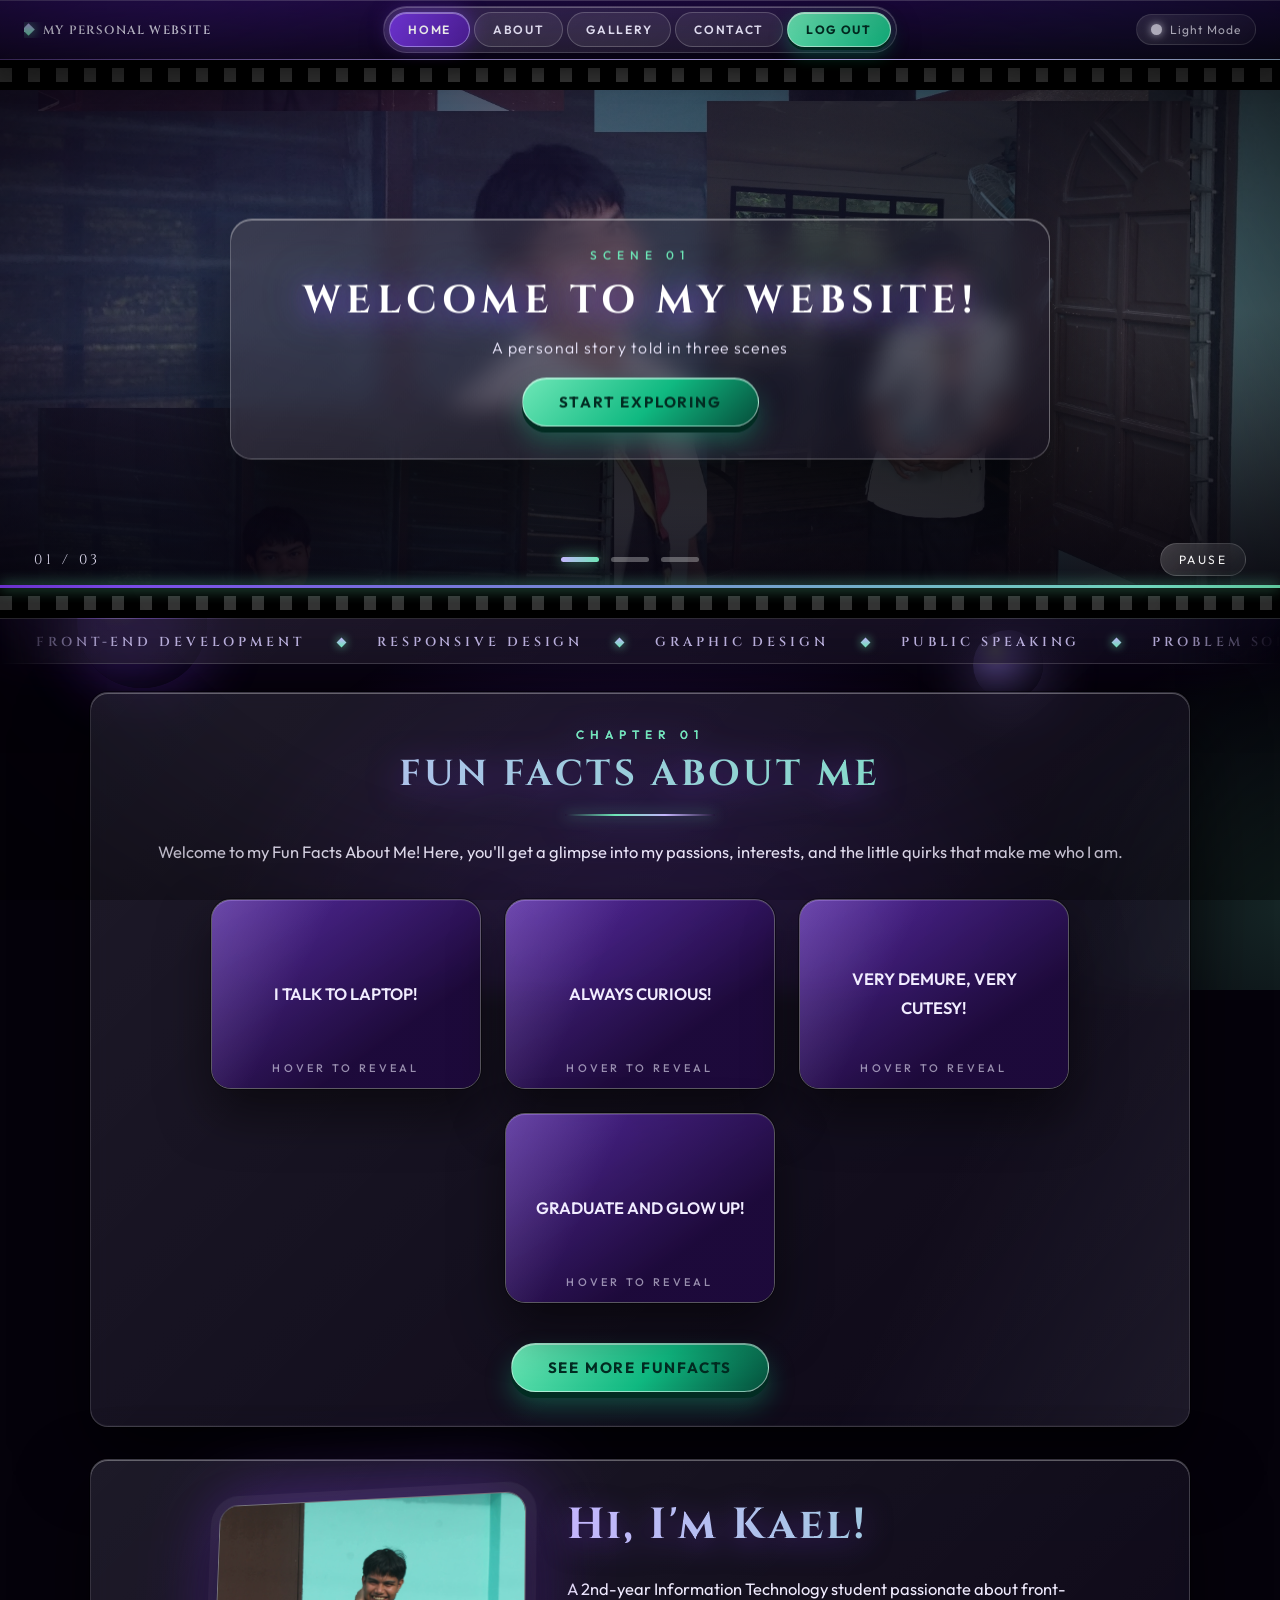
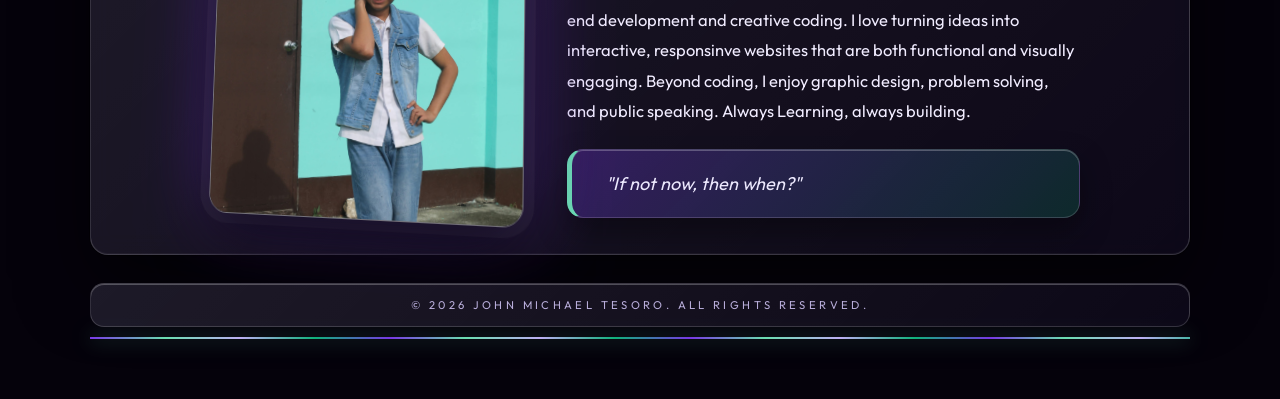
<file: index.html>
<!DOCTYPE html>
<html lang="en">
<head>
    <meta charset="UTF-8">
    <meta name="viewport" content="width=device-width, initial-scale=1.0">
    <title>Home - Personal Website</title>
    <script>
        // Apply the saved theme before the page paints
        (function () {
            try { if (localStorage.getItem('theme') === 'light') document.documentElement.setAttribute('data-theme', 'light'); } catch (e) {}
        })();
    </script>
    <link rel="stylesheet" href="style.css">
    <script src="fx.js" defer></script>
    <script src="auth.js"></script>
    <script>
    function confirmLogout(event) {
        if (event) event.preventDefault();
        var modal = document.getElementById('logoutModal');
        modal.classList.add('show');
        document.getElementById('logoutOk').focus();
    }
    function closeLogout() {
        document.getElementById('logoutModal').classList.remove('show');
    }
    function doLogout() {
        if (window.Auth) Auth.logout();
        else window.location.href = 'login.html';
    }
    document.addEventListener('keydown', function (e) {
        if (e.key === 'Escape') closeLogout();
    });
</script>
</head>
<body>
    <div class="logout-modal" id="logoutModal" onclick="if (event.target === this) closeLogout()">
    <div class="logout-box" role="dialog" aria-modal="true" aria-labelledby="logoutTitle">
        <h3 id="logoutTitle">Log out?</h3>
        <p>Are you sure you want to log out?</p>
        <div class="logout-actions">
            <button type="button" class="logout-cancel" onclick="closeLogout()">Cancel</button>
            <button type="button" class="logout-ok" id="logoutOk" onclick="doLogout()">Log Out</button>
        </div>
    </div>
</div>
    <header>
        <h1>My Personal Website</h1>
        <nav>
            <ul>
                <li><a href="index.html" class="active">HOME</a></li>
                <li class="dropdown">
                    <a href="#" class="dropbtn">ABOUT</a>
                    <div class="dropdown-content">
                        <a href="skills.html">Skills I'm Developing</a>
                        <a href="goals.html">My Goals as a Student</a>
                        <a href="funfacts.html">Fun Facts About Me</a>
                    </div>
                </li>
                <li><a href="gallery.html">GALLERY</a></li>
                <li><a href="contact.html">CONTACT</a></li>
                <li class="logout-item"><a href="#" class="logout-button" onclick="confirmLogout(event)">LOG OUT</a></li>
            </ul>
        </nav>
        <div class="menu-right">
            <button type="button" class="menu-btn theme-btn" id="themeToggle"><span class="theme-ico"></span><span class="theme-txt"></span></button>
        </div>
    </header>

    <section id="section2"></section>

    <div class="slider" id="hero">
        <div class="slides">
            <div class="slide active">
                <img src="me.jpg" alt="Image 1">
                <div class="text-overlay">
                    <span class="hero-kicker">Scene 01</span>
                    <h1>Welcome to my Website!</h1>
                    <p class="hero-sub">A personal story told in three scenes</p>
                    <a class="hero-btn" href="#drop">Start Exploring</a>
                </div>
            </div>
            <div class="slide">
                <img src="bato.jpg" alt="Image 2">
                <div class="text-overlay">
                    <span class="hero-kicker">Scene 02</span>
                    <h1>Life through my lens</h1>
                    <p class="hero-sub">Moments captured along the way</p>
                    <a class="hero-btn" href="gallery.html">View Gallery</a>
                </div>
            </div>
            <div class="slide">
                <img src="bg.jpeg" alt="Image 3">
                <div class="text-overlay">
                    <span class="hero-kicker">Scene 03</span>
                    <h1>Connect with me!</h1>
                    <p class="hero-sub">Let's create something together</p>
                    <a class="hero-btn" href="contact.html">Get in Touch</a>
                </div>
            </div>
        </div>

        <div class="slider-ui">
            <span class="slide-count" id="slideCount">01 / 03</span>
            <div class="slider-dots" id="sliderDots"></div>
            <button type="button" class="slider-play" id="sliderPlay" aria-label="Pause slideshow">Pause</button>
        </div>
        <div class="slider-progress"><span id="sliderBar"></span></div>
    </div>

    <!-- Scrolling ticker band -->
    <div class="ticker" aria-hidden="true">
        <div class="ticker-track">
            <span>Front-End Development</span><span>Responsive Design</span><span>Graphic Design</span><span>Public Speaking</span><span>Problem Solving</span><span>Creative Coding</span>
            <span>Front-End Development</span><span>Responsive Design</span><span>Graphic Design</span><span>Public Speaking</span><span>Problem Solving</span><span>Creative Coding</span>
        </div>
    </div>

    <section id="drop">
        <h2>Fun Facts About Me</h2>
        <p>Welcome to my Fun Facts About Me! Here, you'll get a glimpse into my passions, interests, and the little quirks that make me who I am.</p>

        <div class="funfact-container">
            <div class="funfact-card">
                <div class="funfact-inner">
                    <div class="funfact-front">
                        <p>I TALK TO LAPTOP!</p>
                    </div>
                    <div class="funfact-back">
                        <p>"Please gumana ka naman" is my daily prayer before running the code.</p>
                    </div>
                </div>
            </div>
            <div class="funfact-card">
                <div class="funfact-inner">
                    <div class="funfact-front">
                        <p>ALWAYS CURIOUS!</p>
                    </div>
                    <div class="funfact-back">
                        <p>If i don't know it, I will Google, Youtube, and learn it.</p>
                    </div>
                </div>
            </div>
            <div class="funfact-card">
                <div class="funfact-inner">
                    <div class="funfact-front">
                        <p>VERY DEMURE, VERY CUTESY!</p>
                    </div>
                    <div class="funfact-back">
                        <p>I don't cause chaos, I sip coffee and minding my own business.</p>
                    </div>
                </div>
            </div>
            <div class="funfact-card">
                <div class="funfact-inner">
                    <div class="funfact-front">
                        <p>GRADUATE AND GLOW UP!</p>
                    </div>
                    <div class="funfact-back">
                        <p>Finish IT strong and make my family super proud.</p>
                    </div>
                </div>
            </div>
        </div>

        <!-- See More Button -->
        <div class="see-more-container">
            <a href="funfacts.html" class="see-more-button">See More Funfacts</a>
        </div>
    </section>

    <div class="container">
        <div class="image-section">
            <img src="kd@-305727017.jpeg" alt="Kael's Image">
        </div>
        <div class="quote-section">
            <h1>Hi, I'm Kael!</h1>
            <p>A 2nd-year Information Technology student passionate about front-end development and creative coding. 
               I love turning ideas into interactive, responsinve websites that are both functional and visually
               engaging. Beyond coding, I enjoy graphic design, problem solving, and public speaking. Always Learning,
               always building.
            </p>
            <blockquote>
                "If not now, then when?"
            </blockquote>
        </div>
    </div>

    <footer>
        <p>&copy; 2026 John Michael Tesoro. All rights reserved.</p>
    </footer>
    <div class="footer-divider"></div> <!-- Striped line -->

    <script>
        // Hero slider: changes by itself with a 3D move, dots to pick a slide, pause / play
        (function () {
            var items = Array.prototype.slice.call(document.querySelectorAll('.slide'));
            var total = items.length;
            var dotsBox = document.getElementById('sliderDots');
            var countEl = document.getElementById('slideCount');
            var bar = document.getElementById('sliderBar');
            var playBtn = document.getElementById('sliderPlay');
            var reduceMotion = window.matchMedia && window.matchMedia('(prefers-reduced-motion: reduce)').matches;
            var DURATION = 5000;

            var pos = 0;       // where the slides are drawn (smoothly chases target)
            var target = 0;    // where they should end up
            var raf = null, timer = null, playing = true, shownIndex = -1;

            function mod(n, m) { return ((n % m) + m) % m; }
            function wrapDelta(d) { return mod(d + total / 2, total) - total / 2; }
            function pad(n) { return (n < 10 ? '0' : '') + n; }
            function currentIndex() { return mod(Math.round(target), total); }

            /* ---- dots ---- */
            var dots = [];
            for (var i = 0; i < total; i++) {
                (function (n) {
                    var d = document.createElement('button');
                    d.type = 'button';
                    d.className = 'slider-dot';
                    d.setAttribute('aria-label', 'Go to slide ' + (n + 1));
                    d.addEventListener('click', function () { goTo(n); });
                    dotsBox.appendChild(d);
                    dots.push(d);
                })(i);
            }

            /* ---- draw every slide in 3D from the current position ---- */
            function layout(blurExtra, settled) {
                items.forEach(function (s, i) {
                    var d = wrapDelta(i - pos);
                    var ad = Math.abs(d);
                    s.style.transform =
                        'translate3d(' + (d * 100).toFixed(2) + '%,0,' + (-ad * 260).toFixed(1) + 'px) ' +
                        'rotateY(' + (-d * 38).toFixed(2) + 'deg) scale(' + (1 - ad * 0.12).toFixed(3) + ')';
                    s.style.opacity = Math.max(0, 1 - ad * 0.6).toFixed(3);
                    var blur = ad * 4 + blurExtra;
                    s.style.filter = blur < 0.2 ? 'none' : 'blur(' + blur.toFixed(2) + 'px) brightness(' + (1 - ad * 0.25).toFixed(2) + ')';
                    s.style.zIndex = 10 - Math.round(ad * 10);
                    s.style.visibility = (ad > 1.6 || (settled && ad > 0.995)) ? 'hidden' : 'visible';
                    s.style.setProperty('--d', d.toFixed(3));
                    s.style.setProperty('--ad', ad.toFixed(3));
                });
            }

            function tick() {
                raf = null;
                var diff = target - pos;
                if (reduceMotion || Math.abs(diff) < 0.0008) pos = target;
                else pos += diff * 0.1;
                layout(Math.min(4, Math.abs(target - pos) * 6), pos === target);
                if (pos !== target) raf = requestAnimationFrame(tick);
            }
            function kick() { if (!raf) raf = requestAnimationFrame(tick); }

            /* ---- progress bar / counters ---- */
            function restartBar() {
                bar.style.transition = 'none';
                bar.style.width = '0';
                void bar.offsetWidth;
                if (playing) {
                    bar.style.transition = 'width ' + DURATION + 'ms linear';
                    bar.style.width = '100%';
                }
            }
            function updateUI() {
                var idx = currentIndex();
                if (idx === shownIndex) return;
                shownIndex = idx;
                items.forEach(function (it, n) { it.classList.toggle('active', n === idx); });
                dots.forEach(function (d, n) { d.classList.toggle('active', n === idx); });
                countEl.textContent = pad(idx + 1) + ' / ' + pad(total);
                restartBar();
            }
            function schedule() {
                clearTimeout(timer);
                if (playing) timer = setTimeout(function () { go(1); }, DURATION);
            }

            /* ---- moving between slides ---- */
            function go(delta) {
                target = Math.round(target) + delta;
                updateUI();
                schedule();
                kick();
            }
            function goTo(n) { go(wrapDelta(n - currentIndex())); }

            playBtn.addEventListener('click', function () {
                playing = !playing;
                playBtn.textContent = playing ? 'Pause' : 'Play';
                playBtn.setAttribute('aria-label', playing ? 'Pause slideshow' : 'Play slideshow');
                restartBar();
                schedule();
            });

            layout(0, true);
            updateUI();
            schedule();
        })();
    </script>
</body>
</html>
</file>
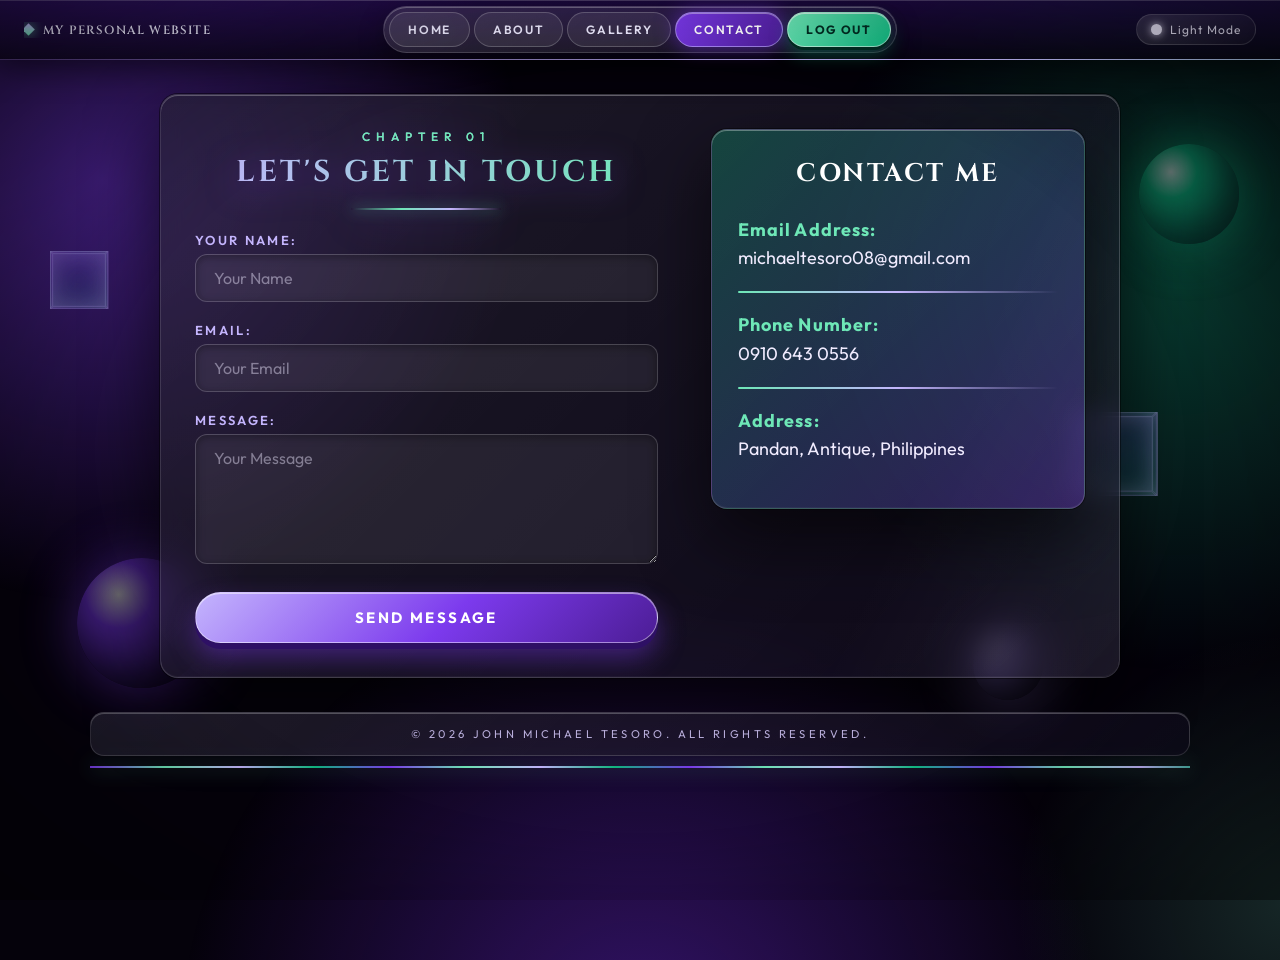
<file: contact.html>
<!DOCTYPE html>
<html lang="en">
<head>
    <meta charset="UTF-8">
    <meta name="viewport" content="width=device-width, initial-scale=1.0">
    <title>Contact - Personal Website</title>
    <script>
        // Apply the saved theme before the page paints
        (function () {
            try { if (localStorage.getItem('theme') === 'light') document.documentElement.setAttribute('data-theme', 'light'); } catch (e) {}
        })();
    </script>
    <link rel="stylesheet" href="style.css">
    <script src="fx.js" defer></script>
    <script src="auth.js"></script>
    <script>
    function confirmLogout(event) {
        if (event) event.preventDefault();
        var modal = document.getElementById('logoutModal');
        modal.classList.add('show');
        document.getElementById('logoutOk').focus();
    }
    function closeLogout() {
        document.getElementById('logoutModal').classList.remove('show');
    }
    function doLogout() {
        if (window.Auth) Auth.logout();
        else window.location.href = 'login.html';
    }
    document.addEventListener('keydown', function (e) {
        if (e.key === 'Escape') closeLogout();
    });
</script>
</head>
<body class="contact-background">
    <div class="logout-modal" id="logoutModal" onclick="if (event.target === this) closeLogout()">
    <div class="logout-box" role="dialog" aria-modal="true" aria-labelledby="logoutTitle">
        <h3 id="logoutTitle">Log out?</h3>
        <p>Are you sure you want to log out?</p>
        <div class="logout-actions">
            <button type="button" class="logout-cancel" onclick="closeLogout()">Cancel</button>
            <button type="button" class="logout-ok" id="logoutOk" onclick="doLogout()">Log Out</button>
        </div>
    </div>
</div>
    <header>
        <h1>My Personal Website</h1>
        <nav>
            <ul>
                <li><a href="index.html">HOME</a></li>
                <li class="dropdown">
                    <a href="#" class="dropbtn">ABOUT</a>
                    <div class="dropdown-content">
                        <a href="skills.html">Skills I'm Developing</a>
                        <a href="goals.html">My Goals as a Student</a>
                        <a href="funfacts.html">Fun Facts About Me</a>
                    </div>
                </li>
                <li><a href="gallery.html">GALLERY</a></li>
                <li><a href="contact.html" class="active">CONTACT</a></li>
                <li class="logout-item"><a href="#" class="logout-button" onclick="confirmLogout(event)">LOG OUT</a></li>
            </ul>
        </nav>
        <div class="menu-right">
            <button type="button" class="menu-btn theme-btn" id="themeToggle"><span class="theme-ico"></span><span class="theme-txt"></span></button>
        </div>
    </header>

    <section id="section2"></section>

    <section id="contact">
        <div class="contact-content">
            <!-- Contact Form (novalidate: our own messages are shown instead of the browser's) -->
            <form id="contactForm" class="contact-form" novalidate>
                <h2>Let's Get in Touch</h2>

                <label for="name">Your Name:</label>
                <input type="text" id="name" name="name" placeholder="Your Name">
                <span class="error" id="nameError"></span>

                <label for="email">Email:</label>
                <input type="email" id="email" name="email" placeholder="Your Email">
                <span class="error" id="emailError"></span>

                <label for="message">Message:</label>
                <textarea id="message" name="message" placeholder="Your Message"></textarea>
                <span class="error" id="messageError"></span>

                <button type="submit"><strong>SEND MESSAGE</strong></button>
            </form>

            <!-- Contact Details -->
            <div class="contact-details">
                <h3>Contact Me</h3>
                <p><strong>Email Address:</strong> <br> michaeltesoro08@gmail.com</p>
                <hr>
                <p><strong>Phone Number:</strong> <br>0910 643 0556</p>
                <hr>
                <p><strong>Address:</strong> <br> Pandan, Antique, Philippines</p>
            </div>
        </div>
    </section>

    <footer>
        <p>&copy; 2026 John Michael Tesoro. All rights reserved.</p>
    </footer>
    <div class="footer-divider"></div> <!-- Striped line -->

    <script>
        const form = document.querySelector("#contactForm");
        const nameInput = document.querySelector("#name");
        const emailInput = document.querySelector("#email");
        const messageInput = document.querySelector("#message");

        // Check email format
        function validateEmail(email) {
            const re = /^[^\s@]+@[^\s@]+\.[^\s@]+$/;
            return re.test(String(email).toLowerCase());
        }

        // One handler: validate, then "send" only if everything is valid
        form.addEventListener("submit", function (event) {
            event.preventDefault();
            let isValid = true;

            // Clear all previous error messages
            document.querySelectorAll(".error").forEach(function (errorElement) {
                errorElement.textContent = "";
            });

            // Validate Name
            if (nameInput.value.trim() === "") {
                document.getElementById("nameError").textContent = "Name is required";
                isValid = false;
            }

            // Validate Email
            if (emailInput.value.trim() === "") {
                document.getElementById("emailError").textContent = "Email is required";
                isValid = false;
            } else if (!validateEmail(emailInput.value.trim())) {
                document.getElementById("emailError").textContent = "Please enter a valid email";
                isValid = false;
            }

            // Validate Message
            if (messageInput.value.trim() === "") {
                document.getElementById("messageError").textContent = "Message is required";
                isValid = false;
            }

            if (!isValid) return;

            // Simulated successful submission
            if (window.showToast) {
                window.showToast("Your message has been sent successfully!");
            } else {
                alert("Your message has been sent successfully!");
            }
            form.reset();
        });
    </script>
</body>
</html>
</file>
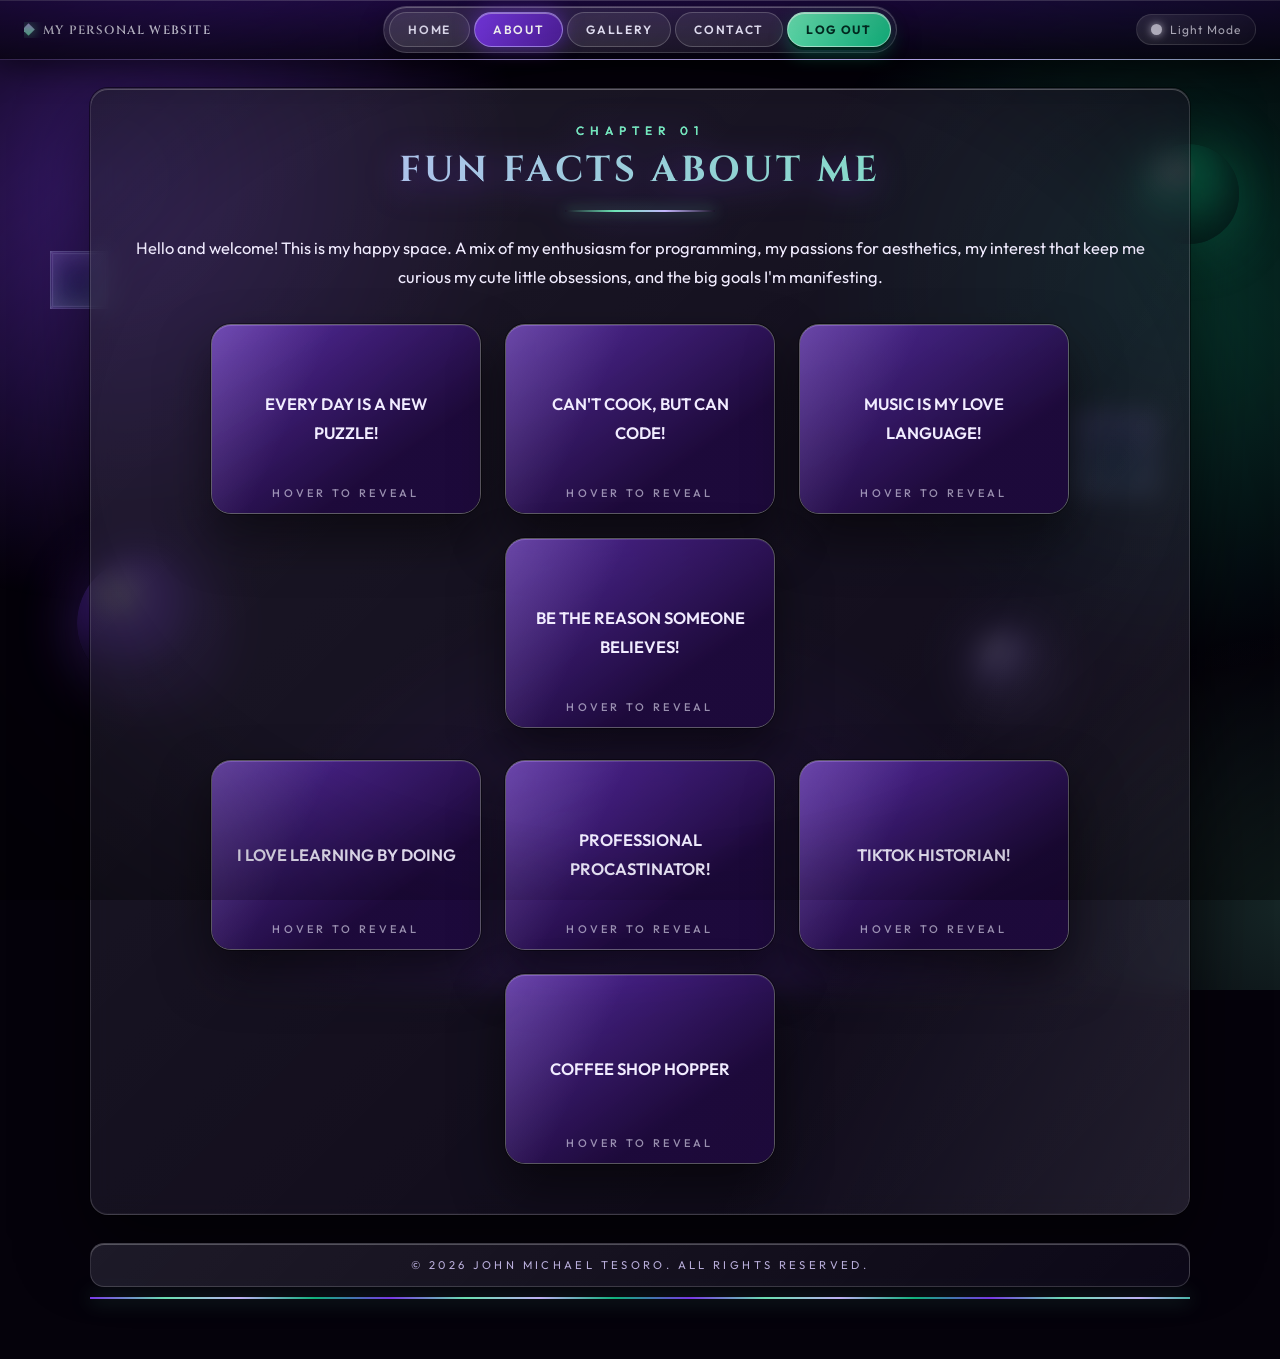
<file: funfacts.html>
<!DOCTYPE html>
<html lang="en">
<head>
    <meta charset="UTF-8">
    <meta name="viewport" content="width=device-width, initial-scale=1.0">
    <title>Fun Facts About Me</title>
    <script>
        // Apply the saved theme before the page paints
        (function () {
            try { if (localStorage.getItem('theme') === 'light') document.documentElement.setAttribute('data-theme', 'light'); } catch (e) {}
        })();
    </script>
    <link rel="stylesheet" href="style.css">
    <script src="fx.js" defer></script>
    <script src="auth.js"></script>
    <script>
    function confirmLogout(event) {
        if (event) event.preventDefault();
        var modal = document.getElementById('logoutModal');
        modal.classList.add('show');
        document.getElementById('logoutOk').focus();
    }
    function closeLogout() {
        document.getElementById('logoutModal').classList.remove('show');
    }
    function doLogout() {
        if (window.Auth) Auth.logout();
        else window.location.href = 'login.html';
    }
    document.addEventListener('keydown', function (e) {
        if (e.key === 'Escape') closeLogout();
    });
</script>
</head>
<body>
    <div class="logout-modal" id="logoutModal" onclick="if (event.target === this) closeLogout()">
    <div class="logout-box" role="dialog" aria-modal="true" aria-labelledby="logoutTitle">
        <h3 id="logoutTitle">Log out?</h3>
        <p>Are you sure you want to log out?</p>
        <div class="logout-actions">
            <button type="button" class="logout-cancel" onclick="closeLogout()">Cancel</button>
            <button type="button" class="logout-ok" id="logoutOk" onclick="doLogout()">Log Out</button>
        </div>
    </div>
</div>
    <header>
        <h1>My Personal Website</h1>
        <nav>
            <ul>
                <li><a href="index.html">HOME</a></li>
                <li class="dropdown">
                    <a href="#" class="dropbtn active">ABOUT</a>
                    <div class="dropdown-content">
                        <a href="skills.html">Skills I'm Developing</a>
                        <a href="goals.html">My Goals as a Student</a>
                        <a href="funfacts.html" class="active">Fun Facts About Me</a>
                    </div>
                </li>
                <li><a href="gallery.html">GALLERY</a></li>
                <li><a href="contact.html">CONTACT</a></li>
                <li class="logout-item"><a href="#" class="logout-button" onclick="confirmLogout(event)">LOG OUT</a></li>
            </ul>
        </nav>
        <div class="menu-right">
            <button type="button" class="menu-btn theme-btn" id="themeToggle"><span class="theme-ico"></span><span class="theme-txt"></span></button>
        </div>
    </header>

    <section id="section2"></section>

    <section id="drop">
        <h2>Fun Facts About Me</h2>
        <p>Hello and welcome! This is my happy space.
           A mix of my enthusiasm for programming, my passions for aesthetics, my interest that keep me curious 
           my  cute little obsessions, and the big goals I'm manifesting.</p>

        <div class="funfact-container">
            <div class="funfact-card">
                <div class="funfact-inner">
                    <div class="funfact-front"><p>EVERY DAY IS A NEW PUZZLE!</p></div>
                    <div class="funfact-back"><p>Never boring. Every bug is a challenge and every fix is a win.</p></div>
                </div>
            </div>
            <div class="funfact-card">
                <div class="funfact-inner">
                    <div class="funfact-front"><p>CAN'T COOK, BUT CAN CODE!</p></div>
                    <div class="funfact-back"><p>I might burn rice, but I can make a website responsive.</p></div>
                </div>
            </div>
            <div class="funfact-card">
                <div class="funfact-inner">
                    <div class="funfact-front"><p>MUSIC IS MY LOVE LANGUAGE!</p></div>
                    <div class="funfact-back"><p>I fall in love with songs, not just people. My Spotify Wrapped is always in shambles.</p></div>
                </div>
            </div>
            <div class="funfact-card">
                <div class="funfact-inner">
                    <div class="funfact-front"><p>BE THE REASON SOMEONE BELIEVES!</p></div>
                    <div class="funfact-back"><p>Goal to inspire other IT students too, especially those who feel small right now.</p></div>
                </div>
            </div>
        </div>

        <div class="funfact-container">
            <div class="funfact-card">
                <div class="funfact-inner">
                    <div class="funfact-front"><p>I LOVE LEARNING BY DOING</p></div>
                    <div class="funfact-back"><p>Every project teaches me something new, and I love that growth.</p></div>
                </div>
            </div>
            <div class="funfact-card">
                <div class="funfact-inner">
                    <div class="funfact-front"><p>PROFESSIONAL PROCASTINATOR!</p></div>
                    <div class="funfact-back"><p>My talent is doing everything 10 minutes before deadline and still surviving.</p></div>
                </div>
            </div>
            <div class="funfact-card">
                <div class="funfact-inner">
                    <div class="funfact-front"><p>TIKTOK HISTORIAN!</p></div>
                    <div class="funfact-back"><p>I know all the trends, but never post. Professional viewer lang, tamang repost.</p></div>
                </div>
            </div>
            <div class="funfact-card">
                <div class="funfact-inner">
                    <div class="funfact-front"><p>COFFEE SHOP HOPPER</p></div>
                    <div class="funfact-back"><p>Favorite Hobby: find aesthetics cafes anywhere but puro plano kasi laging full sched.</p></div>
                </div>
            </div>
        </div>
    </section>

    <footer>
        <p>&copy; 2026 John Michael Tesoro. All rights reserved.</p>
    </footer>
    <div class="footer-divider"></div> <!-- Striped line -->
</body>
</html>
</file>
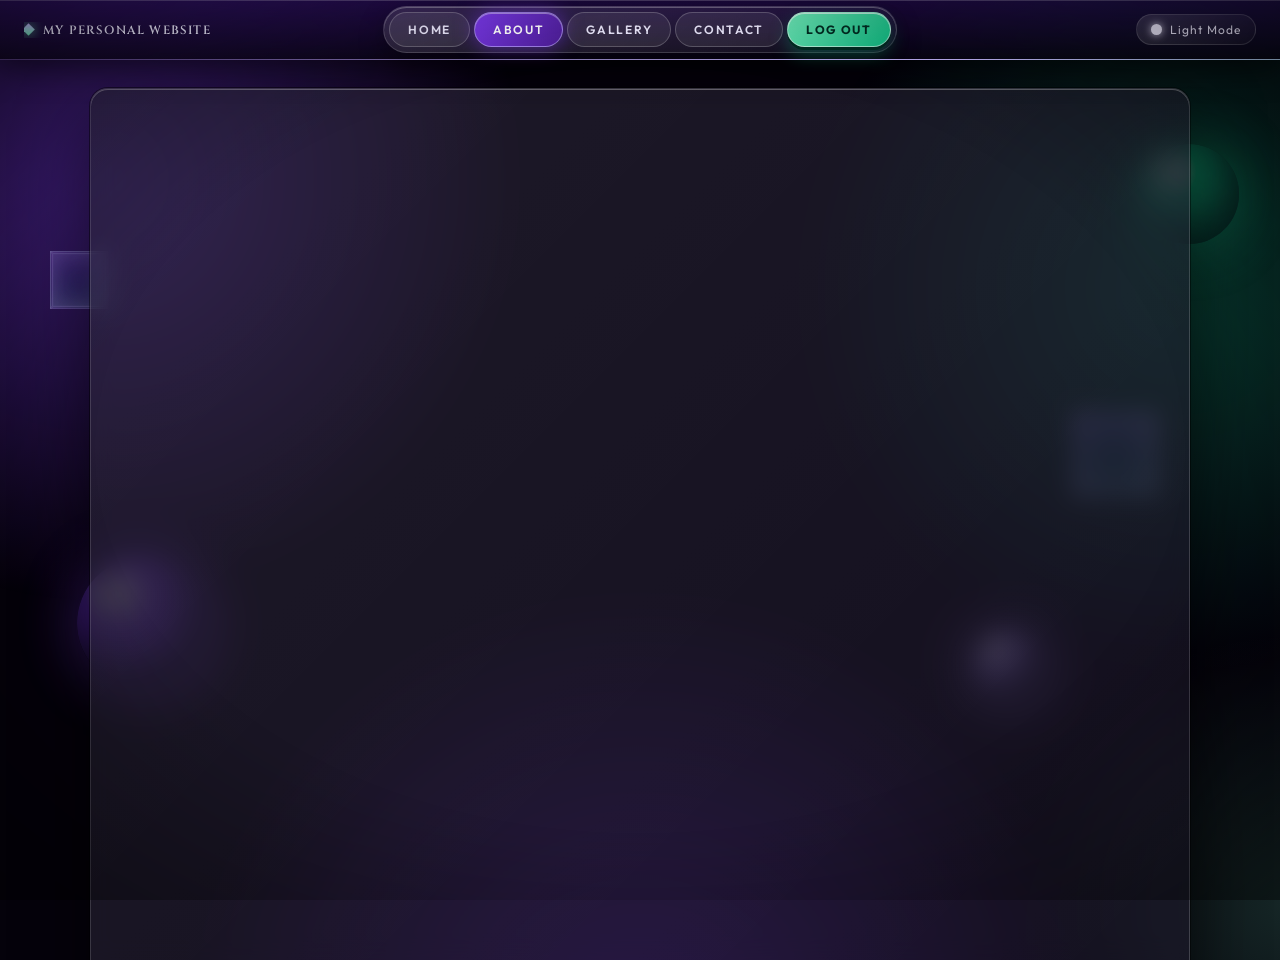
<file: goals.html>
<!DOCTYPE html>
<html lang="en">
<head>
    <meta charset="UTF-8">
    <meta name="viewport" content="width=device-width, initial-scale=1.0">
    <title>My Goals as a Student</title>
    <script>
        // Apply the saved theme before the page paints
        (function () {
            try { if (localStorage.getItem('theme') === 'light') document.documentElement.setAttribute('data-theme', 'light'); } catch (e) {}
        })();
    </script>
    <link rel="stylesheet" href="style.css">
    <script src="fx.js" defer></script>
    <script src="auth.js"></script>
    <script>
    function confirmLogout(event) {
        if (event) event.preventDefault();
        var modal = document.getElementById('logoutModal');
        modal.classList.add('show');
        document.getElementById('logoutOk').focus();
    }
    function closeLogout() {
        document.getElementById('logoutModal').classList.remove('show');
    }
    function doLogout() {
        if (window.Auth) Auth.logout();
        else window.location.href = 'login.html';
    }
    document.addEventListener('keydown', function (e) {
        if (e.key === 'Escape') closeLogout();
    });
</script>
</head>
<body>
    <div class="logout-modal" id="logoutModal" onclick="if (event.target === this) closeLogout()">
    <div class="logout-box" role="dialog" aria-modal="true" aria-labelledby="logoutTitle">
        <h3 id="logoutTitle">Log out?</h3>
        <p>Are you sure you want to log out?</p>
        <div class="logout-actions">
            <button type="button" class="logout-cancel" onclick="closeLogout()">Cancel</button>
            <button type="button" class="logout-ok" id="logoutOk" onclick="doLogout()">Log Out</button>
        </div>
    </div>
</div>
    <header>
        <h1>My Personal Website</h1>
        <nav>
            <ul>
                <li><a href="index.html">HOME</a></li>
                <li class="dropdown">
                    <a href="#" class="dropbtn active">ABOUT</a>
                    <div class="dropdown-content">
                        <a href="skills.html">Skills I'm Developing</a>
                        <a href="goals.html" class="active">My Goals as a Student</a>
                        <a href="funfacts.html">Fun Facts About Me</a>
                    </div>
                </li>
                <li><a href="gallery.html">GALLERY</a></li>
                <li><a href="contact.html">CONTACT</a></li>
                <li class="logout-item"><a href="#" class="logout-button" onclick="confirmLogout(event)">LOG OUT</a></li>
            </ul>
        </nav>
        <div class="menu-right">
            <button type="button" class="menu-btn theme-btn" id="themeToggle"><span class="theme-ico"></span><span class="theme-txt"></span></button>
        </div>
    </header>

    <section id="section2"></section>

    <section id="drop">
        <h2>My Goals as a Student</h2>
        <p>Here are the aspirations I’m passionately pursuing!</p>

        <div class="goal-grid">
            <!-- Click a goal to open it. Only one goal is open at a time. -->
            <div class="goal-card" onclick="toggleGoalDetails(1)" aria-expanded="false">
                <div class="goal-header"><strong>Short-Term Goals</strong></div>
                <p><strong>Mastering programming while learning more about myself.</strong></p>
                <div class="goal-details" id="goal1-details">
                    <p>As a student and future front-end developer, my short-term goal is to improve my skills in HTML, CSS, and JavaScript. I want to explore my interests, turn my passion for cute and aesthetic designs into real projects, and build confidence in my profession one website at a time.</p>
                </div>
            </div>

            <div class="goal-card" onclick="toggleGoalDetails(2)" aria-expanded="false">
                <div class="goal-header"><strong>Long-Term Goals</strong></div>
                <p>Becoming a proficient front-end developer.</p>
                <div class="goal-details" id="goal2-details">
                    <p>My long-term goal is to become a skilled front-end developer — my dream profession. I love programming because it lets me be both creative and logical. I want to grow from a curious student into a professional who builds beautiful, useful websites that reflect who I am.</p>
                </div>
            </div>

            <div class="goal-card" onclick="toggleGoalDetails(3)" aria-expanded="false">
                <div class="goal-header"><strong>Personal Development</strong></div>
                <p>Growing as a person through programming.</p>
                <div class="goal-details" id="goal3-details">
                    <p>Programming is not just about my profession, it's about myself. It taught me patience when debugging, confidence when a project works, and enthusiasm to keep learning. My personal goal is to invest in myself — to become more disciplined, creative, and passionate, both in life and in code.</p>
                </div>
            </div>

            <div class="goal-card" onclick="toggleGoalDetails(4)" aria-expanded="false">
                <div class="goal-header"><strong>Career Goals</strong></div>
                <p>Turning my love for programming into my career.</p>
                <div class="goal-details" id="goal4-details">
                    <p>My career goal is to turn my passion for programming into my profession. I want to freelance, build a strong portfolio, and someday have my own creative studio. A career where my self, my interests, and my love for coding all come together — doing what I love every day.</p>
                </div>
            </div>
        </div>
    </section>

    <footer>
        <p>&copy; 2026 John Michael Tesoro. All rights reserved.</p>
    </footer>
    <div class="footer-divider"></div> <!-- Striped line -->

    <script>
        // Open one goal at a time: opening a goal closes the others, clicking it again closes it
        function toggleGoalDetails(number) {
            var cards = document.querySelectorAll('.goal-card');
            for (var i = 1; i <= cards.length; i++) {
                var details = document.getElementById('goal' + i + '-details');
                var card = cards[i - 1];
                var shouldOpen = (i === number) && !details.classList.contains('active');
                details.classList.toggle('active', shouldOpen);
                card.classList.toggle('open', shouldOpen);
                card.setAttribute('aria-expanded', shouldOpen ? 'true' : 'false');
            }
        }
    </script>
</body>
</html>
</file>
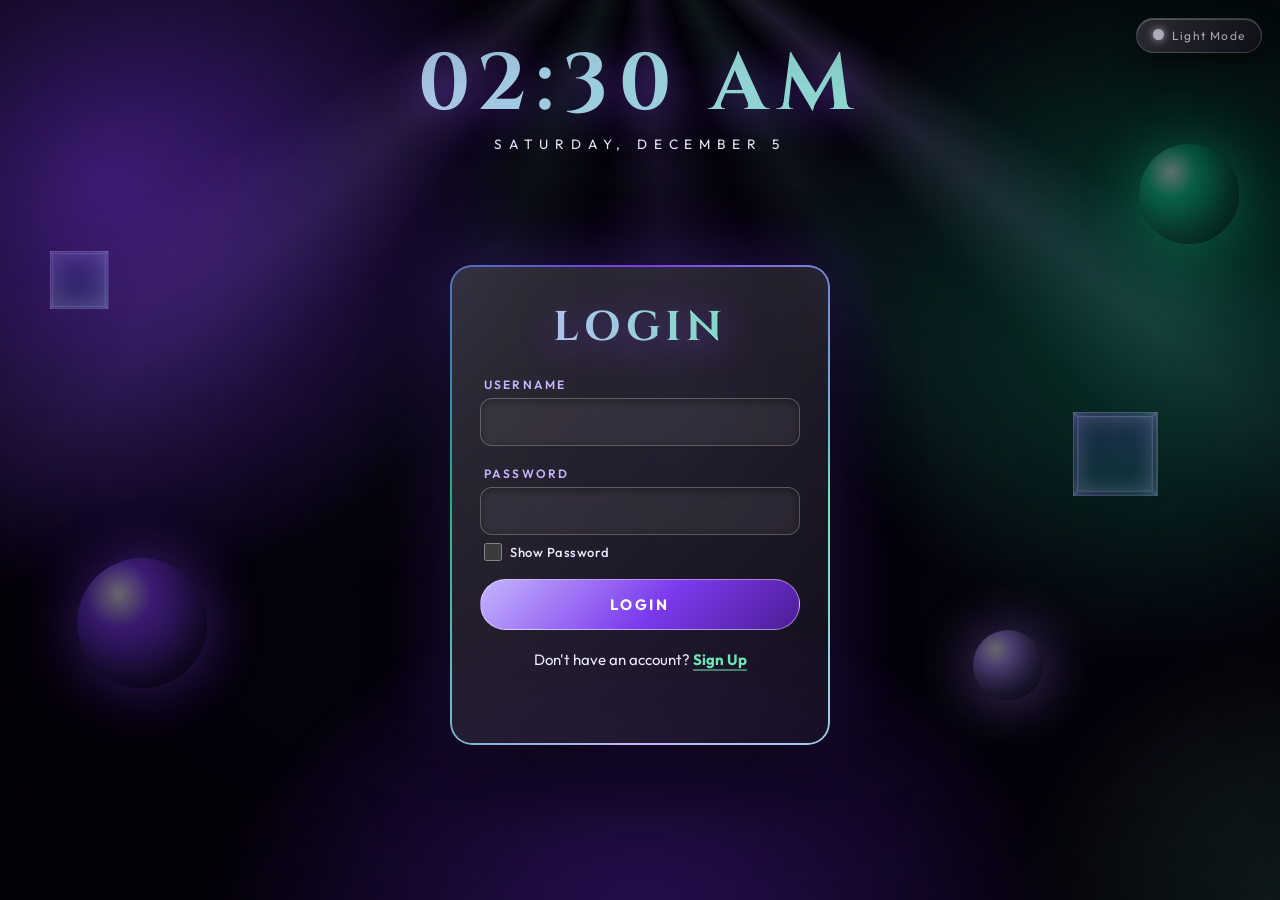
<file: login.html>
<!DOCTYPE html>
<html lang="en">
<head>
    <meta charset="UTF-8">
    <meta name="viewport" content="width=device-width, initial-scale=1.0">
    <title>Login & Sign Up Page</title>
    <script>
        // Apply the saved theme before the page paints
        (function () {
            try { if (localStorage.getItem('theme') === 'light') document.documentElement.setAttribute('data-theme', 'light'); } catch (e) {}
        })();
    </script>
    <link rel="stylesheet" href="login_style.css">
    <script src="auth.js"></script>
    <script>
        // Safety net: if auth.js is missing from the folder, this small copy keeps the login working.
        // (Same storage keys, so the other pages understand it too.)
        if (!window.Auth) {
            window.Auth = (function () {
                var memUsers = null;
                function get(k) { try { return localStorage.getItem(k); } catch (e) { return null; } }
                function set(k, v) { try { localStorage.setItem(k, v); return true; } catch (e) { return false; } }
                function del(k) { try { localStorage.removeItem(k); } catch (e) {} }
                function blob() { try { if (window.name && window.name.charAt(0) === '{') return JSON.parse(window.name) || {}; } catch (e) {} return {}; }
                function saveBlob(o) { try { window.name = JSON.stringify(o); } catch (e) {} }
                function hashUser() {
                    var m = /[#&]auth=([^&]*)/.exec(window.location.hash || '');
                    try { return m ? decodeURIComponent(m[1]) : null; } catch (e) { return null; }
                }
                function currentUser() {
                    var n = (get('isLoggedIn') === 'true' ? (get('currentUser') || 'user') : null) || blob().u || hashUser();
                    return n || null;
                }
                return {
                    getUsers: function () {
                        var u = null, raw = get('users');
                        if (raw) { try { u = JSON.parse(raw); } catch (e) {} }
                        return u || blob().users || memUsers || {};
                    },
                    saveUsers: function (u) { memUsers = u; set('users', JSON.stringify(u)); var b = blob(); b.users = u; saveBlob(b); return true; },
                    login: function (n) { set('isLoggedIn', 'true'); set('currentUser', n); var b = blob(); b.u = n; saveBlob(b); },
                    logout: function () { del('isLoggedIn'); del('currentUser'); var b = blob(); delete b.u; saveBlob(b); window.location.href = 'login.html'; },
                    currentUser: currentUser,
                    isLoggedIn: function () { return !!currentUser(); },
                    homeUrl: function () { var n = currentUser(); return 'index.html' + (n ? '#auth=' + encodeURIComponent(n) : ''); },
                    isPersistent: function () { return set('__t', '1') && (del('__t'), true); }
                };
            })();
        }

        // Already logged in? Go straight to the home page
        // (not when we were just sent here because a login was needed)
        if (window.location.hash !== '#needlogin' && Auth.isLoggedIn()) {
            window.location.replace(Auth.homeUrl());
        }
    </script>
    <script src="fx.js" defer></script>
</head>
<body>
    <div class="form-container">
        <h2 id="formTitle">Login</h2>

        <form id="authForm" autocomplete="off" novalidate>
            <label for="username">Username</label>
            <input type="text" id="username" autocomplete="username" autocapitalize="none" spellcheck="false">

            <label for="password">Password</label>
            <input type="password" id="password" autocomplete="current-password">

            <!-- Show Password Checkbox (only for Login) -->
            <div class="show-password" id="showPasswordContainer">
                <input type="checkbox" id="showPassword">
                <label for="showPassword">Show Password</label>
            </div>

            <!-- Confirm password field for sign-up form -->
            <label for="confirmPassword" id="confirmPasswordLabel" style="display: none;">Confirm Password</label>
            <input type="password" id="confirmPassword" autocomplete="new-password" style="display: none;">

            <!-- Password match message -->
            <p id="passwordMatchMessage" style="font-size: 14px; color: #f0abfc; display: none;"></p>

            <button type="submit" id="submitButton">Login</button>
            <p id="errorMessage" role="alert"></p>

            <!-- Toggle link to switch between forms -->
            <p id="toggleText">Don't have an account? <a href="#" id="toggleLink">Sign Up</a></p>
            <p id="storageNote" style="display: none;"></p>
        </form>

        <!-- Shown after a successful login -->
        <div id="successPanel">
            <p id="successText">You are logged in. Taking you to the home page...</p>
            <a class="home-link" id="homeLink" href="index.html">Go to Home</a>
        </div>
    </div>

    <script>
        var isLogin = true;

        var form = document.getElementById('authForm');
        var usernameInput = document.getElementById('username');
        var passwordInput = document.getElementById('password');
        var confirmInput = document.getElementById('confirmPassword');
        var confirmLabel = document.getElementById('confirmPasswordLabel');
        var matchMessage = document.getElementById('passwordMatchMessage');
        var errorMessage = document.getElementById('errorMessage');
        var submitButton = document.getElementById('submitButton');
        var toggleText = document.getElementById('toggleText');
        var showContainer = document.getElementById('showPasswordContainer');
        var showCheckbox = document.getElementById('showPassword');
        var formTitle = document.getElementById('formTitle');
        var storageNote = document.getElementById('storageNote');
        var successPanel = document.getElementById('successPanel');
        var homeLink = document.getElementById('homeLink');

        function showError(text) { errorMessage.textContent = text; }

        function toast(text, ms) {
            if (window.showToast) window.showToast(text, ms);
        }

        /* ---------- Switch between Login and Sign Up ---------- */
        function toggleForm(event) {
            if (event) event.preventDefault();

            form.reset();
            passwordInput.type = 'password'; // reset() does not undo "show password"
            showError('');
            matchMessage.style.display = 'none';

            if (isLogin) {
                formTitle.textContent = 'Sign Up';
                confirmInput.style.display = 'block';
                confirmLabel.style.display = 'block';
                submitButton.textContent = 'Sign Up';
                toggleText.innerHTML = 'Already have an account? <a href="#" id="toggleLink">Login</a>';
                showContainer.style.visibility = 'hidden';
                passwordInput.autocomplete = 'new-password';
                isLogin = false;
            } else {
                formTitle.textContent = 'Login';
                confirmInput.style.display = 'none';
                confirmLabel.style.display = 'none';
                submitButton.textContent = 'Login';
                toggleText.innerHTML = 'Don\'t have an account? <a href="#" id="toggleLink">Sign Up</a>';
                showContainer.style.visibility = 'visible';
                passwordInput.autocomplete = 'current-password';
                isLogin = true;
            }
            usernameInput.focus();
        }

        // the link is re-created each time, so listen on its parent
        toggleText.addEventListener('click', function (event) {
            var target = event.target;
            if (target && target.id === 'toggleLink') toggleForm(event);
        });

        /* ---------- After a successful login: go to the home page ---------- */
        function goHome() {
            var home = Auth.homeUrl();               // index.html (+ the session, so it is recognised)
            homeLink.setAttribute('href', home);

            formTitle.textContent = 'Welcome!';
            form.style.display = 'none';
            successPanel.style.display = 'block';

            // go right away; the button above is there if the browser ever blocks the automatic move
            setTimeout(function () { window.location.assign(home); }, 600);
            setTimeout(function () { window.location.href = home; }, 1800);
        }

        /* ---------- Login / Sign Up ---------- */
        function handleSubmit() {
            var username = usernameInput.value.trim();
            var password = passwordInput.value;
            showError('');

            if (!username || !password) {
                showError('Please fill out all fields');
                return;
            }

            var users = Auth.getUsers();
            var key = 'u:' + username.toLowerCase();

            if (isLogin) {
                if (!Object.prototype.hasOwnProperty.call(users, key)) {
                    showError('No account found. Please sign up first.');
                } else if (users[key] !== password) {
                    showError('Invalid username or password');
                } else {
                    Auth.login(username);
                    toast('Welcome! Taking you to the home page...', 1500);
                    goHome();
                }
            } else {
                var confirmPassword = confirmInput.value;

                if (Object.prototype.hasOwnProperty.call(users, key)) {
                    showError('That username is already taken');
                } else if (password !== confirmPassword) {
                    showError('Passwords do not match');
                } else {
                    users[key] = password;
                    Auth.saveUsers(users);
                    toggleForm(); // back to the login form
                    usernameInput.value = username; // handy: username already filled in
                    toast('Account created successfully! You can now log in.', 2600);
                }
            }
        }

        form.addEventListener('submit', function (event) {
            event.preventDefault();
            handleSubmit();
        });

        /* ---------- Password helpers ---------- */
        showCheckbox.addEventListener('change', function () {
            passwordInput.type = showCheckbox.checked ? 'text' : 'password';
        });

        function checkPasswordMatch() {
            if (isLogin) return;
            var password = passwordInput.value;
            var confirmPassword = confirmInput.value;

            if (confirmPassword === '') {
                matchMessage.style.display = 'none';
            } else if (confirmPassword === password) {
                matchMessage.textContent = 'Passwords match';
                matchMessage.style.color = '#6ee7b7';
                matchMessage.style.display = 'block';
            } else {
                matchMessage.textContent = 'Passwords do not match';
                matchMessage.style.color = '#f0abfc';
                matchMessage.style.display = 'block';
            }
        }
        confirmInput.addEventListener('input', checkPasswordMatch);
        passwordInput.addEventListener('input', checkPasswordMatch);

        /* ---------- Heads-up if the browser blocks saved data ---------- */
        if (!Auth.isPersistent()) {
            storageNote.textContent = 'Your browser is not saving site data, so accounts only last while this tab stays open.';
            storageNote.style.display = 'block';
        }

        // sent back here because a login is needed
        if (window.location.hash === '#needlogin') {
            showError('Please log in to see that page.');
        }
    </script>
</body>
</html>
</file>
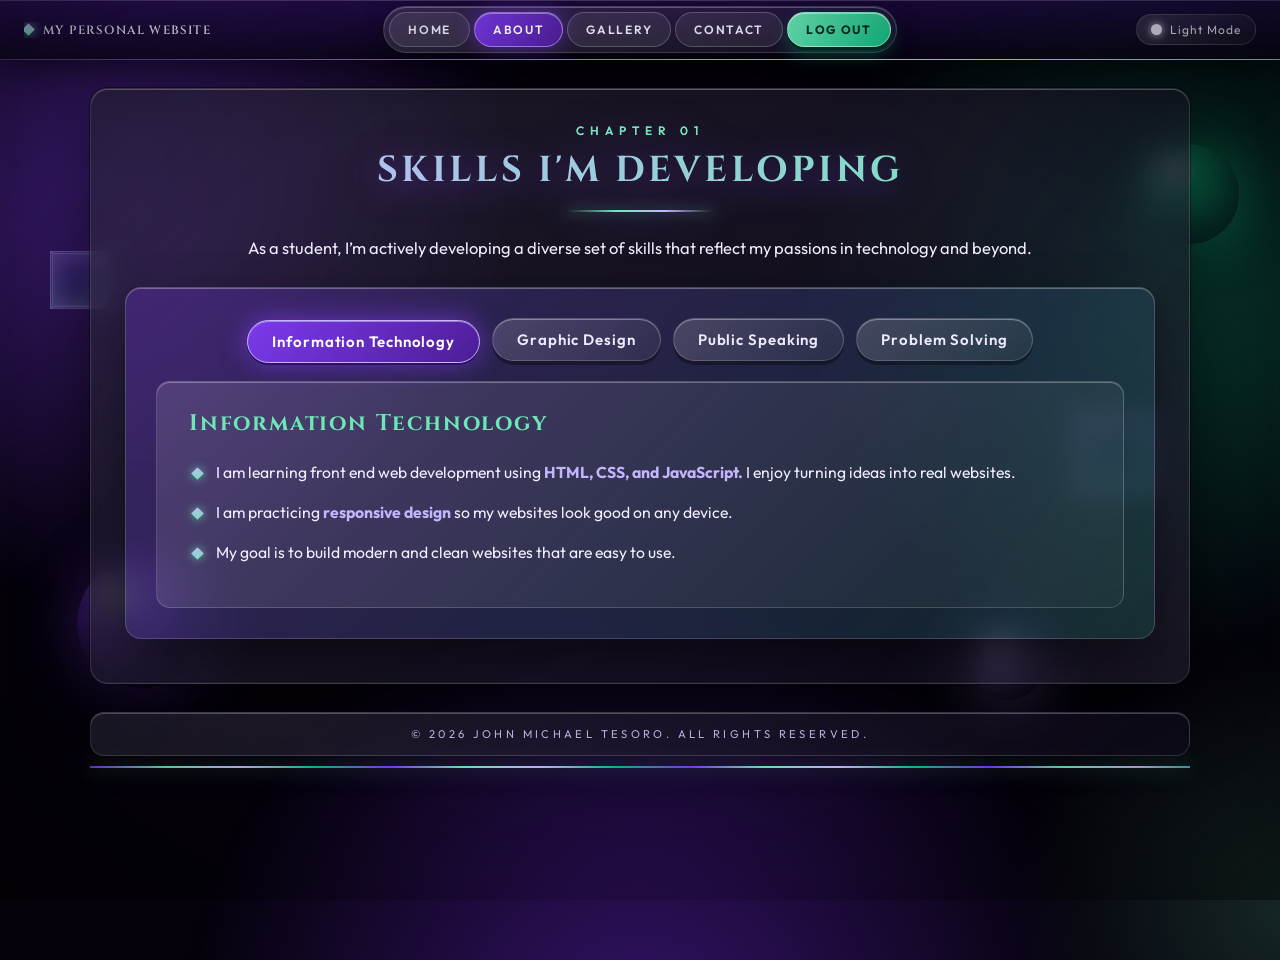
<file: skills.html>
<!DOCTYPE html>
<html lang="en">
<head>
    <meta charset="UTF-8">
    <meta name="viewport" content="width=device-width, initial-scale=1.0">
    <title>Skills I'm Developing</title>
    <script>
        // Apply the saved theme before the page paints
        (function () {
            try { if (localStorage.getItem('theme') === 'light') document.documentElement.setAttribute('data-theme', 'light'); } catch (e) {}
        })();
    </script>
    <link rel="stylesheet" href="style.css">
    <script src="fx.js" defer></script>
    <script src="auth.js"></script>
    <script>
    function confirmLogout(event) {
        if (event) event.preventDefault();
        var modal = document.getElementById('logoutModal');
        modal.classList.add('show');
        document.getElementById('logoutOk').focus();
    }
    function closeLogout() {
        document.getElementById('logoutModal').classList.remove('show');
    }
    function doLogout() {
        if (window.Auth) Auth.logout();
        else window.location.href = 'login.html';
    }
    document.addEventListener('keydown', function (e) {
        if (e.key === 'Escape') closeLogout();
    });
</script>
</head>
<body>
    <div class="logout-modal" id="logoutModal" onclick="if (event.target === this) closeLogout()">
    <div class="logout-box" role="dialog" aria-modal="true" aria-labelledby="logoutTitle">
        <h3 id="logoutTitle">Log out?</h3>
        <p>Are you sure you want to log out?</p>
        <div class="logout-actions">
            <button type="button" class="logout-cancel" onclick="closeLogout()">Cancel</button>
            <button type="button" class="logout-ok" id="logoutOk" onclick="doLogout()">Log Out</button>
        </div>
    </div>
</div>
    <header>
        <h1>My Personal Website</h1>
        <nav>
            <ul>
                <li><a href="index.html">HOME</a></li>
                <li class="dropdown">
                    <a href="#" class="dropbtn active">ABOUT</a>
                    <div class="dropdown-content">
                        <a href="skills.html" class="active">Skills I'm Developing</a>
                        <a href="goals.html">My Goals as a Student</a>
                        <a href="funfacts.html">Fun Facts About Me</a>
                    </div>
                </li>
                <li><a href="gallery.html">GALLERY</a></li>
                <li><a href="contact.html">CONTACT</a></li>
                <li class="logout-item"><a href="#" class="logout-button" onclick="confirmLogout(event)">LOG OUT</a></li>
            </ul>
        </nav>
        <div class="menu-right">
            <button type="button" class="menu-btn theme-btn" id="themeToggle"><span class="theme-ico"></span><span class="theme-txt"></span></button>
        </div>
    </header>

    <section id="section2"></section>

    <section id="drop">
        <h2>Skills I'm Developing</h2>
        <p>As a student, I’m actively developing a diverse set of skills that reflect my passions in technology and beyond.</p>

        <div id="skills">
            <div class="tab">
                <button class="tablinks" onclick="openTab(event, 'IT')">Information Technology</button>
                <button class="tablinks" onclick="openTab(event, 'GraphicDesign')">Graphic Design</button>
                <button class="tablinks" onclick="openTab(event, 'PublicSpeaking')">Public Speaking</button>
                <button class="tablinks" onclick="openTab(event, 'ProblemSolving')">Problem Solving</button>
            </div>

            <div id="IT" class="tabcontent">
                <h3>Information Technology</h3>
                <ul>
                    <li>I am learning front end web development using <strong>HTML, CSS, and JavaScript. </strong>I enjoy turning ideas into real websites.</li>
                    <li>I am practicing <strong>responsive design</strong> so my websites look good on any device.</li>
                    <li>My goal is to build modern and clean websites that are easy to use.</li>
                </ul>
            </div>

            <div id="GraphicDesign" class="tabcontent">
                <h3>Graphic Design</h3>
                <ul>
                    <li>I use tools like <strong>Canva and Figma</strong> to explore visual design. I really like cute and aesthetic layouts.</li>
                    <li>I am learning about colors, branding, and how to make designs look balanced.</li>
                    <li>I want to combine design and coding so my websites look good and work well.</li>
                </ul>
            </div>

            <div id="PublicSpeaking" class="tabcontent">
                <h3>Public Speaking</h3>
                <ul>
                    <li>I am working on my communication skills. I used to be shy but I am trying to be more confident.</li>
                    <li>I practice explaining my ideas clearly, especially when presenting my projects.</li>
                    <li>I want to be able to share my work and my thoughts without being nervous.</li>
                </ul>
            </div>

            <div id="ProblemSolving" class="tabcontent">
                <h3>Problem Solving and Critical Thinking</h3>
                <ul>
                    <li>Programming taught me how to solve problems. I enjoy fixing bugs and finding solutions.</li>
                    <li>I try to find simple and efficient ways to make my code work better.</li>
                    <li>I am learning to think logically and not give up when things get complicated.</li>
                </ul>
            </div>
        </div>
    </section>

    <footer>
        <p>&copy; 2026 John Michael Tesoro. All rights reserved.</p>
    </footer>
    <div class="footer-divider"></div> <!-- Striped line -->

    <script>
        function openTab(evt, tabName) {
            // Hide all tab content
            const tabcontents = document.getElementsByClassName("tabcontent");
            for (let i = 0; i < tabcontents.length; i++) {
                tabcontents[i].style.display = "none";
            }

            // Remove "active" class from all tab buttons
            const tablinks = document.getElementsByClassName("tablinks");
            for (let i = 0; i < tablinks.length; i++) {
                tablinks[i].classList.remove("active");
            }

            // Show the chosen tab
            document.getElementById(tabName).style.display = "block";
            evt.currentTarget.classList.add("active");
        }

        // Initially show the first tab
        document.addEventListener("DOMContentLoaded", function () {
            document.querySelector('.tablinks').click();
        });
    </script>
</body>
</html>
</file>
<file: style.css>
@import url('https://fonts.googleapis.com/css2?family=Cinzel:wght@500;600;700&family=Outfit:wght@300;400;500;600;700&display=swap');

/* =========================================================
   CINEMATIC DESKTOP  -  dark glass, 3D, purple + green
   menu bar (top) / windows (sections) / dock (bottom)
   ========================================================= */
:root {
  --bg0: #05020b;
  --bg1: #0e0720;

  --p-deep:  #2e1065;
  --p-dark:  #4c1d95;
  --p:       #7c3aed;
  --p-light: #c4b5fd;
  --p-pale:  #ede9fe;

  --g-deep:  #022c22;
  --g-dark:  #064e3b;
  --g:       #10b981;
  --g-light: #6ee7b7;
  --g-pale:  #d1fae5;

  --text:   #f1ecff;
  --muted:  #b9aedb;
  --stroke: rgba(255, 255, 255, .16);

  --menubar: 60px;
  --win-radius: 18px;

  --win-bg: linear-gradient(135deg, rgba(255,255,255,.09), rgba(255,255,255,.02)), rgba(12, 6, 26, .58);
  --win-shadow: 0 30px 70px rgba(0,0,0,.6),
                0 0 0 1px rgba(0,0,0,.45),
                inset 0 1px 0 rgba(255,255,255,.32),
                inset 0 -1px 0 rgba(255,255,255,.04);

  /* viewfinder corner marks drawn as background layers */
  --corners:
    linear-gradient(rgba(110,231,183,.75), rgba(110,231,183,.75)) left 12px top 54px / 22px 1px no-repeat,
    linear-gradient(rgba(110,231,183,.75), rgba(110,231,183,.75)) left 12px top 54px / 1px 22px no-repeat,
    linear-gradient(rgba(110,231,183,.75), rgba(110,231,183,.75)) right 12px top 54px / 22px 1px no-repeat,
    linear-gradient(rgba(110,231,183,.75), rgba(110,231,183,.75)) right 12px top 54px / 1px 22px no-repeat,
    linear-gradient(rgba(110,231,183,.75), rgba(110,231,183,.75)) left 12px bottom 12px / 22px 1px no-repeat,
    linear-gradient(rgba(110,231,183,.75), rgba(110,231,183,.75)) left 12px bottom 12px / 1px 22px no-repeat,
    linear-gradient(rgba(110,231,183,.75), rgba(110,231,183,.75)) right 12px bottom 12px / 22px 1px no-repeat,
    linear-gradient(rgba(110,231,183,.75), rgba(110,231,183,.75)) right 12px bottom 12px / 1px 22px no-repeat;

  --ease: cubic-bezier(.2, .8, .2, 1);
  --spring: cubic-bezier(.34, 1.56, .64, 1);
}

html { scroll-behavior: smooth; overflow-x: hidden; font-size: 15px; }
::selection { background: var(--p); color: #fff; }
* { scrollbar-width: thin; scrollbar-color: var(--p) var(--bg1); }
::-webkit-scrollbar { width: 10px; }
::-webkit-scrollbar-track { background: var(--bg1); }
::-webkit-scrollbar-thumb { background: linear-gradient(var(--p), var(--g)); border-radius: 10px; }
:focus-visible { outline: 2px solid var(--g-light); outline-offset: 3px; }

/* ---------- Keyframes ---------- */
@keyframes shimmer    { from { background-position: 0% 50%; } to { background-position: 300% 50%; } }
@keyframes floatY     { 0%, 100% { translate: 0 0; } 50% { translate: 0 -12px; } }
@keyframes pulseGlow  { 0%, 100% { box-shadow: 0 6px 0 var(--g-deep), 0 14px 26px rgba(16,185,129,.35), inset 0 1px 0 rgba(255,255,255,.5); }
                        50%      { box-shadow: 0 6px 0 var(--g-deep), 0 14px 44px rgba(110,231,183,.7), inset 0 1px 0 rgba(255,255,255,.5); } }
@keyframes rise3d     { from { opacity: 0; transform: perspective(1000px) translateY(70px) rotateX(-16deg) scale(.95); } to { opacity: 1; transform: none; } }
@keyframes dropPop    { from { opacity: 0; transform: translateY(10px) scale(.92); } to { opacity: 1; transform: none; } }
@keyframes slideDown  { from { opacity: 0; transform: translateY(-10px); max-height: 0; } to { opacity: 1; transform: none; max-height: 400px; } }
@keyframes kenburns   { from { transform: scale(1.2); } to { transform: scale(1.32); } }
@keyframes dropDown   { from { opacity: 0; transform: translateY(-10px) scale(.94); } to { opacity: 1; transform: none; } }
@keyframes tickerMove { from { transform: translateX(0); } to { transform: translateX(-50%); } }
@keyframes hintNudge  { 0%, 100% { translate: 0 0; opacity: .55; } 50% { translate: 0 -6px; opacity: 1; } }
@keyframes arrowSlide { 0%, 100% { translate: 0 0; opacity: .4; } 50% { translate: 6px 0; opacity: 1; } }
@keyframes lbInNext   { from { opacity: 0; transform: perspective(900px) translateX(120px) rotateY(-35deg) scale(.85); } to { opacity: 1; transform: none; } }
@keyframes lbInPrev   { from { opacity: 0; transform: perspective(900px) translateX(-120px) rotateY(35deg) scale(.85); } to { opacity: 1; transform: none; } }
@keyframes aurora     { 0% { transform: translate(0, 0) scale(1) rotate(0deg); } 100% { transform: translate(4%, -5%) scale(1.15) rotate(6deg); } }
@keyframes raySwing   { 0% { transform: rotate(-5deg); opacity: .65; } 100% { transform: rotate(5deg); opacity: 1; } }
@keyframes sheen      { 0%, 55% { background-position: 150% 0; } 100% { background-position: -50% 0; } }
@keyframes stripGlow  { from { background-position: 0 0; } to { background-position: 300px 0; } }
@keyframes lightboxIn { from { opacity: 0; } to { opacity: 1; } }
@keyframes zoom3d     { from { opacity: 0; transform: perspective(800px) rotateY(-30deg) scale(.6); } to { opacity: 1; transform: none; } }
@keyframes shake      { 0%, 100% { transform: translateX(0); } 25% { transform: translateX(-6px); } 75% { transform: translateX(6px); } }
@keyframes titleReveal {
  from { opacity: 0; letter-spacing: .5em; filter: blur(14px); transform: translateY(24px); }
  to   { opacity: 1; letter-spacing: .14em; filter: blur(0); transform: none; }
}
@keyframes fadeUp     { from { opacity: 0; transform: translateY(22px); } to { opacity: 1; transform: none; } }

/* ---------- Page base ---------- */
body {
  font-family: 'Outfit', 'Trebuchet MS', sans-serif;
  margin: 0;
  padding: 0 0 60px;
  color: var(--text);
  background: var(--bg0);
  min-height: 100vh;
  counter-reset: chapter;
  -webkit-font-smoothing: antialiased;
  text-rendering: optimizeLegibility;
}
a, button, .goal-card, .thumbnail, .tab button { cursor: pointer; }

/* aurora glow */
body::before {
  content: "";
  position: fixed;
  inset: -10%;
  z-index: -3;
  pointer-events: none;
  background:
    radial-gradient(55vmax 55vmax at 15% 25%, rgba(124, 58, 237, .50), transparent 60%),
    radial-gradient(50vmax 50vmax at 85% 35%, rgba(16, 185, 129, .30), transparent 60%),
    radial-gradient(60vmax 60vmax at 50% 105%, rgba(91, 33, 182, .55), transparent 60%),
    radial-gradient(35vmax 35vmax at 92% 92%, rgba(110, 231, 183, .16), transparent 60%);
  will-change: transform;
  animation: aurora 16s ease-in-out infinite alternate;
}
/* volumetric light rays */
body::after {
  content: "";
  position: fixed;
  top: -10%;
  left: -25%;
  right: -25%;
  height: 90vh;
  z-index: -2;
  pointer-events: none;
  background: conic-gradient(from 120deg at 50% 0%,
    transparent 0deg, rgba(196,181,253,.16) 9deg, transparent 18deg,
    rgba(110,231,183,.11) 30deg, transparent 42deg,
    rgba(167,139,250,.14) 56deg, transparent 68deg,
    rgba(110,231,183,.10) 82deg, transparent 96deg,
    rgba(196,181,253,.12) 108deg, transparent 120deg, transparent 360deg);
  will-change: transform;
  -webkit-mask-image: linear-gradient(to bottom, #000, transparent 85%);
  mask-image: linear-gradient(to bottom, #000, transparent 85%);
  transform-origin: 50% 0;
  animation: raySwing 14s ease-in-out infinite alternate;
}

/* ---------- Header: brand + navigation + tools ---------- */
header {
  position: fixed;
  top: 0;
  left: 0;
  width: 100%;
  height: var(--menubar);
  box-sizing: border-box;
  display: grid;
  grid-template-columns: minmax(0, 1fr) auto minmax(0, 1fr);
  align-items: center;
  column-gap: 16px;
  padding: 0 24px;
  background: linear-gradient(180deg, rgba(46, 16, 101, .6), rgba(10, 5, 22, .74));
  -webkit-backdrop-filter: blur(12px);
  backdrop-filter: blur(12px);
  border-bottom: 1px solid var(--stroke);
  box-shadow: 0 8px 30px rgba(0, 0, 0, .5), inset 0 1px 0 rgba(255, 255, 255, .2);
  color: #fff;
  z-index: 1000;
  font-family: 'Outfit', 'Trebuchet MS', sans-serif;
}
header::after {
  content: "";
  position: absolute;
  left: 0;
  right: 0;
  bottom: -1px;
  height: 1px;
  background: linear-gradient(90deg, transparent, var(--p-light), var(--g-light), var(--p-light), transparent);
  background-size: 300% 100%;
  animation: shimmer 7s linear infinite;
}
header h1 {
  margin: 0;
  min-width: 0;
  justify-self: start;
  display: flex;
  align-items: center;
  gap: 10px;
  font-family: 'Cinzel', serif;
  font-size: 12px;
  font-weight: 600;
  letter-spacing: .1em;
  text-transform: uppercase;
  color: var(--p-pale);
  white-space: nowrap;
  overflow: hidden;
  text-overflow: ellipsis;
}
header h1::before {
  content: "";
  flex: none;
  width: 9px;
  height: 9px;
  background: linear-gradient(135deg, var(--p-light), var(--g-light));
  transform: rotate(45deg);
  box-shadow: 0 0 12px rgba(110, 231, 183, .9);
}
.menu-right { display: flex; align-items: center; gap: 12px; justify-self: end; flex: none; font-size: 13px; color: var(--p-pale); }
.menu-clock { letter-spacing: .06em; white-space: nowrap; font-variant-numeric: tabular-nums; }
.menu-btn {
  display: inline-flex;
  align-items: center;
  font-family: inherit;
  font-size: 12px;
  letter-spacing: .08em;
  color: var(--p-pale);
  padding: 7px 14px;
  border-radius: 999px;
  border: 1px solid var(--stroke);
  background: linear-gradient(135deg, rgba(255,255,255,.14), rgba(255,255,255,.03));
  white-space: nowrap;
  transition: background .25s, transform .2s var(--spring);
}
.menu-btn:hover { background: linear-gradient(135deg, var(--p), var(--g)); color: #fff; transform: translateY(-1px); }

/* navigation sits inside the header */
header nav {
  position: static;
  flex: 1 1 auto;
  min-width: 0;
  display: flex;
  justify-content: center;
}
header nav ul {
  list-style-type: none;
  position: relative;
  display: flex;
  align-items: center;
  gap: 4px;
  margin: 0;
  padding: 5px;
  border-radius: 999px;
  background: linear-gradient(135deg, rgba(255,255,255,.13), rgba(255,255,255,.03));
  border: 1px solid var(--stroke);
  box-shadow: inset 0 1px 0 rgba(255, 255, 255, .3), 0 10px 24px rgba(0, 0, 0, .35);
}
header nav ul li { margin: 0; padding: 0; position: relative; }
header nav ul li a {
  position: relative;
  display: block;
  text-decoration: none;
  white-space: nowrap;
  color: var(--p-pale);
  font-size: 12px;
  font-weight: 600;
  letter-spacing: .14em;
  text-transform: uppercase;
  padding: 9px 18px;
  border-radius: 999px;
  border: 1px solid rgba(255, 255, 255, .22);
  background: rgba(255, 255, 255, .08);
  transition: background .25s, color .25s, box-shadow .25s, transform .3s var(--spring);
}
header nav ul li a:hover {
  color: #fff;
  background: linear-gradient(135deg, rgba(196,181,253,.45), rgba(16,185,129,.38));
  box-shadow: inset 0 1px 0 rgba(255,255,255,.5), 0 8px 20px rgba(16, 185, 129, .35);
}
header nav ul li a.active {
  color: #fff;
  background: linear-gradient(135deg, var(--p), var(--p-dark));
  border-color: rgba(196, 181, 253, .6);
  box-shadow: 0 0 20px rgba(124, 58, 237, .6), inset 0 1px 0 rgba(255, 255, 255, .4);
}

/* Dropdown (opens downward from the header) */
.dropdown { position: relative; }
.dropdown-content {
  display: none;
  position: absolute;
  top: calc(100% + 16px);
  left: 50%;
  translate: -50% 0;
  min-width: 260px;
  padding: 8px;
  background: linear-gradient(135deg, rgba(46,16,101,.9), rgba(6,78,59,.78));
  -webkit-backdrop-filter: blur(12px);
  backdrop-filter: blur(12px);
  border: 1px solid var(--stroke);
  border-radius: 20px;
  box-shadow: 0 24px 50px rgba(0, 0, 0, .6), inset 0 1px 0 rgba(255, 255, 255, .3);
  z-index: 2;
  animation: dropDown .3s var(--spring);
}
.dropdown-content::before {
  content: "";
  position: absolute;
  top: -18px;
  left: 0;
  right: 0;
  height: 18px;
}
.dropdown:hover .dropdown-content,
.dropdown.open .dropdown-content { display: block; }
.dropdown-content a {
  display: block;
  white-space: normal;
  color: var(--p-pale);
  padding: 12px 18px;
  font-size: 14px;
  font-weight: 500;
  letter-spacing: .03em;
  text-transform: none;
  text-decoration: none;
  border-radius: 12px;
  border: none;
  background: none;
  box-shadow: none;
  transform: none;
  transition: background .25s, transform .25s var(--spring), color .25s;
}
.dropdown-content a:hover {
  background: linear-gradient(90deg, var(--p), var(--g));
  color: #fff;
  transform: translateX(8px);
  box-shadow: none;
}

/* Logout */
header nav ul li a.logout-button {
  color: var(--g-deep);
  font-weight: 700;
  background: linear-gradient(135deg, var(--g-light), var(--g));
  border-color: rgba(255, 255, 255, .5);
  box-shadow: 0 3px 0 var(--g-deep), 0 8px 18px rgba(16, 185, 129, .35), inset 0 1px 0 rgba(255,255,255,.6);
}
header nav ul li a.logout-button:hover {
  color: var(--g-deep);
  background: linear-gradient(135deg, var(--p-pale), var(--g-light));
  transform: translateY(1px);
  box-shadow: 0 1px 0 var(--g-deep), 0 6px 14px rgba(16, 185, 129, .4), inset 0 1px 0 rgba(255,255,255,.6);
}

/* ---------- Windows (sections) ---------- */
section {
  --pad: 34px;
  position: relative;
  padding: var(--pad);
  margin: 28px auto 20px;
  width: min(1100px, calc(100% - 48px));
  box-sizing: border-box;
  background: var(--win-bg);
  -webkit-backdrop-filter: blur(12px);
  backdrop-filter: blur(12px);
  border: 1px solid var(--stroke);
  border-radius: var(--win-radius);
  box-shadow: var(--win-shadow);
  color: var(--text);
  animation: rise3d .9s var(--ease) backwards;
}
section::before {
  content: "";
  position: absolute;
  inset: 0;
  border-radius: inherit;
  pointer-events: none;
  background: linear-gradient(115deg, transparent 35%, rgba(255,255,255,.09) 50%, transparent 65%);
  background-size: 250% 100%;
}

/* window title bar (added by fx.js) */
.win-bar {
  position: relative;
  display: flex;
  align-items: center;
  height: 44px;
  margin: calc(var(--pad) * -1) calc(var(--pad) * -1) 28px;
  padding: 0 16px;
  border-radius: var(--win-radius) var(--win-radius) 0 0;
  background: linear-gradient(180deg, rgba(255,255,255,.17), rgba(255,255,255,.05));
  border-bottom: 1px solid rgba(255, 255, 255, .14);
  user-select: none;
  z-index: 2;
}
.win-ctrl { display: flex; gap: 8px; position: relative; z-index: 2; }
.win-btn {
  position: relative;
  width: 14px;
  height: 14px;
  padding: 0;
  border-radius: 50%;
  border: 1px solid rgba(0, 0, 0, .4);
  box-shadow: inset 0 1px 0 rgba(255,255,255,.6);
  transition: transform .2s var(--spring), box-shadow .2s;
}
.win-btn:hover { transform: scale(1.3); box-shadow: 0 0 12px currentColor, inset 0 1px 0 rgba(255,255,255,.6); }
.win-close { background: radial-gradient(circle at 35% 30%, #f5d0fe, #c026d3); color: #e879f9; }
.win-min   { background: radial-gradient(circle at 35% 30%, #ede9fe, #7c3aed); color: #a78bfa; }
.win-max   { background: radial-gradient(circle at 35% 30%, #d1fae5, #10b981); color: #34d399; }
.win-btn::after {
  position: absolute;
  inset: 0;
  display: flex;
  align-items: center;
  justify-content: center;
  font-size: 11px;
  font-weight: 700;
  line-height: 1;
  color: rgba(0, 0, 0, .65);
  opacity: 0;
}
.win-ctrl:hover .win-btn::after { opacity: 1; }
.win-close::after { content: "\00d7"; }
.win-min::after   { content: "\2212"; }
.win-max::after   { content: "+"; }
.win-title {
  position: absolute;
  left: 0;
  right: 0;
  text-align: center;
  font-family: 'Cinzel', serif;
  font-size: 12px;
  font-weight: 600;
  letter-spacing: .24em;
  text-transform: uppercase;
  color: var(--muted);
  pointer-events: none;
}
section.minimized { padding-bottom: 0; }
section.minimized > :not(.win-bar) { display: none; }
section.minimized .win-bar { margin-bottom: 0; border-bottom: none; border-radius: var(--win-radius); }
section.win-closed { display: none; }
section.maximized {
  position: fixed;
  inset: calc(var(--menubar) + 16px) 24px 24px 24px;
  width: auto;
  margin: 0;
  z-index: 1500;
  overflow: auto;
  animation: none;
  background: linear-gradient(135deg, rgba(255,255,255,.08), rgba(255,255,255,.02)), rgba(10, 5, 22, .94);
  box-shadow: 0 40px 100px rgba(0, 0, 0, .8), 0 0 0 1px rgba(0,0,0,.5), 0 0 80px rgba(124, 58, 237, .35), inset 0 1px 0 rgba(255,255,255,.32);
}
section.maximized .win-bar { position: sticky; top: 0; -webkit-backdrop-filter: blur(20px); backdrop-filter: blur(20px); }

/* desktop helpers added by fx.js */
.fx-scrim {
  position: fixed;
  inset: 0;
  z-index: 1499;
  background: rgba(3, 1, 8, .65);
  opacity: 0;
  pointer-events: none;
  transition: opacity .3s;
}
.fx-scrim.show { opacity: 1; pointer-events: auto; }
.fx-tray { position: fixed; left: 18px; bottom: 22px; z-index: 1001; display: flex; flex-direction: column; gap: 8px; max-width: 24vw; }

/* Invisible spacer under the menu bar */
#section2 {
  height: var(--menubar);
  margin: 0 auto;
  padding: 0;
  width: 100%;
  background: none;
  border: none;
  box-shadow: none;
  -webkit-backdrop-filter: none;
  backdrop-filter: none;
  animation: none;
}
#section2::before, #section2::after { display: none; }

#drop { --pad: 34px; scroll-margin-top: calc(var(--menubar) + 20px); }

/* Gradient chapter headings */
#drop h2,
#gallery h2,
#contact h2 {
  text-align: center;
  margin: 0 0 22px;
  font-family: 'Cinzel', serif;
  font-size: clamp(1.7rem, 3.4vw, 2.4rem);
  font-weight: 700;
  letter-spacing: .1em;
  text-transform: uppercase;
  counter-increment: chapter;
  background: linear-gradient(90deg, var(--p-light), var(--g-light), var(--p-pale), var(--p-light));
  background-size: 300% 100%;
  -webkit-background-clip: text;
  background-clip: text;
  -webkit-text-fill-color: transparent;
  filter: drop-shadow(0 6px 16px rgba(124, 58, 237, .55));
}
#drop h2::before,
#gallery h2::before,
#contact h2::before {
  content: "Chapter " counter(chapter, decimal-leading-zero);
  display: block;
  margin-bottom: 8px;
  font-family: 'Outfit', sans-serif;
  font-size: .8rem;
  font-weight: 500;
  letter-spacing: .5em;
  -webkit-text-fill-color: var(--g-light);
}
#contact h2 { font-size: clamp(1.4rem, 3vw, 2rem); }
/* glowing rule under each chapter heading */
#drop h2::after,
#gallery h2::after,
#contact h2::after {
  content: "";
  display: block;
  width: 150px;
  height: 2px;
  margin: 16px auto 0;
  background: linear-gradient(90deg, transparent, var(--g-light), var(--p-light), transparent);
  box-shadow: 0 0 14px rgba(110, 231, 183, .7);
}


#drop p { text-align: center; font-size: 1.1rem; line-height: 1.75; color: var(--text); }

/* ---------- 3D tilt cards (tilted by fx.js) ---------- */
.goal-card, .gallery-item, .contact-details, .container {
  position: relative;
  transform: perspective(1000px) rotateX(var(--rx, 0deg)) rotateY(var(--ry, 0deg));
  transition: transform .18s ease-out, translate .35s var(--spring), box-shadow .35s;
  will-change: transform;
}
.goal-card::after, .gallery-item::after, .contact-details::after, .container::after {
  content: "";
  position: absolute;
  inset: 0;
  border-radius: inherit;
  pointer-events: none;
  background: radial-gradient(380px circle at var(--gx, 50%) var(--gy, 50%), rgba(255,255,255,.22), transparent 50%);
  opacity: 0;
  transition: opacity .3s;
}
.goal-card:hover::after, .gallery-item:hover::after,
.contact-details:hover::after, .container:hover::after { opacity: 1; }

/* ---------- Buttons ---------- */
.see-more-container { text-align: center; margin-top: 24px; }
.see-more-button,
.hero-btn {
  display: inline-block;
  padding: 14px 36px;
  background: linear-gradient(135deg, var(--g-light), var(--g) 55%, var(--g-dark));
  color: var(--g-deep);
  text-decoration: none;
  border-radius: 999px;
  font-size: 1em;
  font-weight: 700;
  letter-spacing: .12em;
  text-transform: uppercase;
  border: 1px solid rgba(255, 255, 255, .5);
  box-shadow: 0 6px 0 var(--g-deep), 0 14px 26px rgba(16, 185, 129, .35), inset 0 1px 0 rgba(255, 255, 255, .5);
  transition: transform .2s var(--spring);
}
.see-more-button:hover, .hero-btn:hover {
  transform: translateY(4px);
  animation: none;
  box-shadow: 0 2px 0 var(--g-deep), 0 8px 18px rgba(110, 231, 183, .5), inset 0 1px 0 rgba(255, 255, 255, .5);
}
.see-more-button:active, .hero-btn:active { transform: translateY(6px); box-shadow: 0 0 0 var(--g-deep); }

/* ---------- Footer (status bar / end credits) ---------- */
.footer-divider {
  height: 2px;
  width: min(1100px, calc(100% - 48px));
  margin: 0 auto;
  background: linear-gradient(90deg, var(--p), var(--g-light), var(--p-light), var(--g), var(--p));
  background-size: 300px 100%;
  background-repeat: repeat-x;
  box-shadow: 0 0 20px rgba(110, 231, 183, .7);
  animation: stripGlow 4s linear infinite;
}
footer {
  position: relative;
  width: min(1100px, calc(100% - 48px));
  box-sizing: border-box;
  margin: 28px auto 10px;
  padding: 14px 10px;
  text-align: center;
  color: var(--muted);
  background: var(--win-bg);
  border: 1px solid var(--stroke);
  border-radius: 14px;
  box-shadow: inset 0 1px 0 rgba(255, 255, 255, .25);
}
footer p {
  margin: 0;
  font-size: .75rem;
  letter-spacing: .3em;
  text-transform: uppercase;
}

/* ---------- Hero slider (home): drag / swipe in 3D ---------- */
.slider {
  --px: 0;
  --py: 0;
  --hero-h: clamp(360px, 62vh, 560px);
  position: relative;
  width: 100%;
  overflow: hidden;
  margin-top: -2px;
  border-bottom: 1px solid var(--stroke);
  box-shadow: 0 30px 70px rgba(0, 0, 0, .6), 0 0 80px rgba(124, 58, 237, .35);
}
#section2 + .slider { margin-top: 0; }
/* film letterbox bars with sprocket holes */
.slider::before,
.slider::after {
  content: "";
  position: absolute;
  left: 0;
  right: 0;
  height: 30px;
  z-index: 20;
  pointer-events: none;
  background: linear-gradient(90deg, rgba(255,255,255,.2) 12px, transparent 12px) 0 50% / 28px 14px repeat-x, #000;
}
.slider::before { top: 0; }
.slider::after  { bottom: 0; }
.slides {
  position: relative;
  height: var(--hero-h);
  perspective: 1500px;
  perspective-origin: 50% 50%;
}
.slide {
  position: absolute;
  inset: 0;
  overflow: hidden;
  will-change: transform, opacity, filter;
  backface-visibility: hidden;
  transform-origin: 50% 50%;
}
.slide::after {
  content: "";
  position: absolute;
  inset: 0;
  pointer-events: none;
  background:
    radial-gradient(ellipse at center, rgba(5,2,11,.15), rgba(5,2,11,.75) 100%),
    linear-gradient(to top, rgba(5, 2, 11, .85), transparent 55%),
    linear-gradient(135deg, rgba(76, 29, 149, .4), rgba(6, 78, 59, .3));
}
.slides img {
  display: block;
  width: 100%;
  height: var(--hero-h);
  object-fit: cover;
  border-radius: 0;
  -webkit-user-drag: none;
  user-select: none;
  /* mouse parallax + depth shift while the slide moves */
  translate: calc(var(--px) * -26px + var(--d, 0) * -9%) calc(var(--py) * -16px);
  transition: translate .5s ease-out;
  animation: kenburns 12s ease-in-out infinite alternate;
}
.text-overlay {
  position: absolute;
  top: 50%;
  left: 50%;
  transform: translate(-50%, -50%) perspective(900px) rotateX(calc(var(--py) * -6deg)) rotateY(calc(var(--px) * 8deg));
  transition: transform .4s ease-out;
  opacity: max(0, calc(1 - var(--ad, 0) * 2));
  z-index: 2;
  width: min(820px, 86%);
  box-sizing: border-box;
  padding: 28px 40px 32px;
  text-align: center;
  background: linear-gradient(135deg, rgba(255,255,255,.14), rgba(255,255,255,.02)), rgba(10, 5, 22, .38);
  -webkit-backdrop-filter: blur(12px);
  backdrop-filter: blur(12px);
  border: 1px solid rgba(255, 255, 255, .28);
  border-radius: 22px;
  box-shadow: 0 40px 80px rgba(0, 0, 0, .6), inset 0 1px 0 rgba(255, 255, 255, .45);
}
.hero-kicker {
  display: block;
  margin-bottom: 12px;
  font-size: .8rem;
  font-weight: 500;
  letter-spacing: .5em;
  text-transform: uppercase;
  color: var(--g-light);
}
.text-overlay h1 {
  margin: 0;
  font-family: 'Cinzel', serif;
  color: #fff;
  font-size: clamp(1.5rem, 3.4vw, 2.6rem);
  font-weight: 700;
  letter-spacing: .14em;
  text-transform: uppercase;
  text-shadow: 0 4px 30px rgba(124, 58, 237, .95), 0 0 50px rgba(110, 231, 183, .35);
}
.hero-sub { margin: 10px 0 20px; font-size: 1.05rem; font-weight: 300; letter-spacing: .08em; color: #ede9fe; }
.slide.active .hero-kicker { animation: fadeUp .8s .1s both; }
.slide.active .text-overlay h1 { animation: titleReveal 1.3s .25s both; }
.slide.active .hero-sub { animation: fadeUp .8s .7s both; }
.slide.active .hero-btn { animation: fadeUp .8s .95s both; }

/* "drag me" hint */
.swipe-hint {
  position: absolute;
  left: 50%;
  bottom: 76px;
  translate: -50% 0;
  z-index: 8;
  display: flex;
  align-items: center;
  gap: 14px;
  padding: 8px 18px;
  font-size: 11px;
  letter-spacing: .3em;
  text-transform: uppercase;
  color: #ede9fe;
  border-radius: 999px;
  border: 1px solid rgba(255, 255, 255, .25);
  background: rgba(10, 5, 22, .45);
  -webkit-backdrop-filter: blur(10px);
  backdrop-filter: blur(10px);
  pointer-events: none;
  animation: hintNudge 2.2s ease-in-out infinite;
  transition: opacity .5s, visibility .5s;
}
.swipe-hint i {
  width: 8px;
  height: 8px;
  border-top: 2px solid var(--g-light);
  border-right: 2px solid var(--g-light);
  rotate: 45deg;
  animation: arrowSlide 1.4s ease-in-out infinite;
}
.swipe-hint i:first-child { rotate: -135deg; animation-direction: reverse; }
.swipe-hint.gone { opacity: 0; visibility: hidden; }

/* slider controls */
.slider-btn {
  position: absolute;
  top: 50%;
  width: 54px;
  height: 54px;
  margin-top: -27px;
  display: flex;
  align-items: center;
  justify-content: center;
  font-size: 22px;
  color: #fff;
  font-family: inherit;
  background: linear-gradient(135deg, rgba(255,255,255,.22), rgba(255,255,255,.04));
  -webkit-backdrop-filter: blur(10px);
  backdrop-filter: blur(10px);
  border: 1px solid var(--stroke);
  border-radius: 50%;
  box-shadow: 0 10px 24px rgba(0, 0, 0, .5), inset 0 1px 0 rgba(255, 255, 255, .4);
  z-index: 21;
  cursor: pointer;
  transition: transform .3s var(--spring), background .25s, opacity .3s;
}
.slider-prev { left: 26px; }
.slider-next { right: 26px; }
.slider-btn:hover { transform: scale(1.18); background: linear-gradient(135deg, var(--p), var(--g)); }
@media (hover: hover) {
  .slider-btn { opacity: 0; }
  .slider:hover .slider-btn, .slider-btn:focus-visible { opacity: 1; }
}
.slider-ui {
  position: absolute;
  left: 0;
  right: 0;
  bottom: 42px;
  display: flex;
  align-items: center;
  justify-content: space-between;
  padding: 0 34px;
  z-index: 21;
  pointer-events: none;
}
.slider-ui > * { pointer-events: auto; }
.slide-count { font-family: 'Cinzel', serif; letter-spacing: .25em; font-size: 14px; color: #ede9fe; }
.slider-dots { display: flex; gap: 12px; }
.slider-dot {
  width: 38px;
  height: 5px;
  padding: 0;
  border: none;
  border-radius: 5px;
  background: rgba(255, 255, 255, .3);
  cursor: pointer;
  transition: background .3s, transform .3s var(--spring), box-shadow .3s;
}
.slider-dot:hover { transform: scaleY(2); background: rgba(255, 255, 255, .6); }
.slider-dot.active { background: linear-gradient(90deg, var(--p-light), var(--g-light)); box-shadow: 0 0 14px rgba(110, 231, 183, .8); }
.slider-play {
  font-family: inherit;
  font-size: 12px;
  letter-spacing: .2em;
  text-transform: uppercase;
  color: #fff;
  padding: 8px 18px;
  border-radius: 999px;
  border: 1px solid var(--stroke);
  background: linear-gradient(135deg, rgba(255,255,255,.2), rgba(255,255,255,.04));
  -webkit-backdrop-filter: blur(10px);
  backdrop-filter: blur(10px);
  cursor: pointer;
  transition: background .25s, transform .2s var(--spring);
}
.slider-play:hover { background: linear-gradient(135deg, var(--p), var(--g)); transform: translateY(-2px); }
.slider-progress { position: absolute; left: 0; right: 0; bottom: 30px; height: 3px; background: rgba(255, 255, 255, .12); z-index: 21; }
.slider-progress span { display: block; width: 0; height: 100%; background: linear-gradient(90deg, var(--p), var(--g-light)); box-shadow: 0 0 14px var(--g-light); }

/* ---------- Scrolling ticker band ---------- */
.ticker {
  position: relative;
  overflow: hidden;
  white-space: nowrap;
  padding: 12px 0;
  background: linear-gradient(135deg, rgba(255,255,255,.08), rgba(255,255,255,.02)), rgba(12, 6, 26, .5);
  border-bottom: 1px solid var(--stroke);
  -webkit-mask-image: linear-gradient(90deg, transparent, #000 8%, #000 92%, transparent);
  mask-image: linear-gradient(90deg, transparent, #000 8%, #000 92%, transparent);
}
.ticker-track { display: inline-flex; animation: tickerMove 40s linear infinite; }
.ticker:hover .ticker-track { animation-play-state: paused; }
.ticker span {
  position: relative;
  padding: 0 36px;
  font-family: 'Cinzel', serif;
  font-size: 13px;
  font-weight: 600;
  letter-spacing: .3em;
  text-transform: uppercase;
  color: var(--muted);
}
.ticker span::after {
  content: "";
  position: absolute;
  right: -4px;
  top: 50%;
  width: 7px;
  height: 7px;
  margin-top: -3px;
  background: linear-gradient(135deg, var(--p-light), var(--g-light));
  transform: rotate(45deg);
  box-shadow: 0 0 10px rgba(110, 231, 183, .8);
}

/* ---------- Home: intro card ---------- */
.container {
  display: flex;
  justify-content: center;
  align-items: center;
  gap: 44px;
  flex-wrap: wrap;
  width: min(1100px, calc(100% - 48px));
  margin: 32px auto 20px;
  padding: 36px;
  box-sizing: border-box;
  background: var(--corners), var(--win-bg);
  -webkit-backdrop-filter: blur(12px);
  backdrop-filter: blur(12px);
  border: 1px solid var(--stroke);
  border-radius: var(--win-radius);
  box-shadow: var(--win-shadow);
  animation: rise3d .9s var(--ease) backwards;
}
.container { --corners: none; }
.image-section { perspective: 900px; }
.image-section img {
  display: block;
  width: 320px;
  height: 320px;
  max-width: 100%;
  object-fit: cover;
  border: 1px solid rgba(255, 255, 255, .4);
  border-radius: 20px;
  box-shadow: 0 30px 60px rgba(0, 0, 0, .65), 0 0 0 10px rgba(255, 255, 255, .05), 0 0 80px rgba(124, 58, 237, .55);
  transform: rotateY(-16deg) rotateX(5deg);
  transition: transform .7s var(--ease);
  animation: floatY 5s ease-in-out infinite;
}
.image-section img:hover { transform: rotateY(0deg) rotateX(0deg) scale(1.05); }
.quote-section { max-width: 50%; text-align: left; }
.quote-section h1 {
  font-family: 'Cinzel', serif;
  font-size: clamp(2rem, 4vw, 2.9rem);
  font-weight: 700;
  letter-spacing: .06em;
  margin: 0 0 20px;
  background: linear-gradient(90deg, var(--p-light), var(--g-light), var(--p-light));
  background-size: 300% 100%;
  -webkit-background-clip: text;
  background-clip: text;
  -webkit-text-fill-color: transparent;
  filter: drop-shadow(0 6px 14px rgba(124, 58, 237, .5));
}
.quote-section p { font-size: 1.1rem; color: var(--text); line-height: 1.85; margin-bottom: 22px; }
.quote-section blockquote {
  font-style: italic;
  margin: 0;
  padding: 22px 34px;
  background: linear-gradient(135deg, rgba(124,58,237,.3), rgba(16,185,129,.18));
  border: 1px solid var(--stroke);
  border-left: 5px solid var(--g-light);
  border-radius: 16px;
  color: var(--p-pale);
  font-size: 1.2rem;
  box-shadow: 0 14px 30px rgba(0, 0, 0, .35), inset 0 1px 0 rgba(255, 255, 255, .25);
  transition: transform .4s var(--spring);
}
.quote-section blockquote:hover { transform: translateX(8px) scale(1.02); }

/* ---------- Skills (tabs) ---------- */
#skills {
  position: relative;
  max-width: none;
  margin: 24px 0 10px;
  padding: 30px;
  background: linear-gradient(135deg, rgba(124,58,237,.28), rgba(16,185,129,.16));
  border: 1px solid var(--stroke);
  border-radius: 16px;
  box-shadow: 0 20px 50px rgba(0, 0, 0, .45), inset 0 1px 0 rgba(255, 255, 255, .3);
  animation: rise3d .9s var(--ease) backwards;
}
.tab { display: flex; flex-wrap: wrap; justify-content: center; gap: 12px; margin-bottom: 20px; overflow: visible; }
.tab button {
  background: linear-gradient(135deg, rgba(255,255,255,.16), rgba(255,255,255,.05));
  color: var(--p-pale);
  border: 1px solid var(--stroke);
  border-radius: 999px;
  padding: 11px 24px;
  font-family: inherit;
  font-weight: 600;
  font-size: 15px;
  letter-spacing: .06em;
  box-shadow: 0 4px 0 rgba(0, 0, 0, .35), inset 0 1px 0 rgba(255, 255, 255, .35);
  transition: transform .3s var(--spring), background .25s, box-shadow .25s, color .25s;
}
.tab button:hover {
  background: linear-gradient(135deg, rgba(110,231,183,.45), rgba(16,185,129,.3));
  color: #fff;
  transform: translateY(-4px);
  box-shadow: 0 8px 0 rgba(0, 0, 0, .3), 0 14px 26px rgba(16, 185, 129, .35), inset 0 1px 0 rgba(255, 255, 255, .45);
}
.tab button.active {
  background: linear-gradient(135deg, var(--p), var(--p-dark));
  border-color: var(--p-light);
  color: #fff;
  transform: translateY(2px);
  box-shadow: 0 2px 0 var(--p-deep), 0 0 26px rgba(124, 58, 237, .7), inset 0 1px 0 rgba(255, 255, 255, .4);
}
.tabcontent {
  display: none;
  padding: 26px 32px;
  border: 1px solid var(--stroke);
  border-radius: 14px;
  background: linear-gradient(135deg, rgba(255,255,255,.12), rgba(255,255,255,.03));
  box-shadow: inset 0 1px 0 rgba(255, 255, 255, .3);
  animation: rise3d .55s var(--ease);
}
.tabcontent h3 { font-family: 'Cinzel', serif; letter-spacing: .08em; color: var(--g-light); font-size: 1.5rem; margin-top: 0; }
.tabcontent ul { padding-left: 4px; }
.tabcontent li {
  list-style: none;
  margin: 14px 0;
  font-size: 1.05rem;
  line-height: 1.65;
  color: var(--text);
  transition: transform .3s var(--spring), color .25s;
}
.tabcontent li::before {
  content: "";
  display: inline-block;
  width: 9px;
  height: 9px;
  margin-right: 14px;
  background: linear-gradient(135deg, var(--p-light), var(--g-light));
  transform: rotate(45deg);
  box-shadow: 0 0 10px rgba(110, 231, 183, .8);
}
.tabcontent li:hover { transform: translateX(10px); color: #fff; }
.tabcontent strong { color: var(--p-light); }

/* ---------- Goals ---------- */
.goal-grid { display: grid; grid-template-columns: repeat(2, 1fr); gap: 20px; padding: 10px; align-items: start; }
.goal-card {
  background: linear-gradient(135deg, rgba(124,58,237,.40), rgba(255,255,255,.04));
  border: 1px solid var(--stroke);
  border-radius: 18px;
  box-shadow: var(--win-shadow);
  padding: 22px;
  overflow: hidden;
  color: #ffffff;
  animation: rise3d .8s var(--ease) backwards;
}
.goal-card:nth-child(even) { background: linear-gradient(135deg, rgba(16,185,129,.34), rgba(255,255,255,.04)); }
.goal-card:nth-child(2) { animation-delay: .1s; }
.goal-card:nth-child(3) { animation-delay: .2s; }
.goal-card:nth-child(4) { animation-delay: .3s; }
.goal-card:hover {
  translate: 0 -8px;
  box-shadow: 0 34px 70px rgba(0, 0, 0, .6), 0 0 40px rgba(124, 58, 237, .35), inset 0 1px 0 rgba(255,255,255,.4);
}
.goal-card:nth-child(even):hover {
  box-shadow: 0 34px 70px rgba(0, 0, 0, .6), 0 0 40px rgba(16, 185, 129, .35), inset 0 1px 0 rgba(255,255,255,.4);
}
.goal-card p { line-height: 1.7; color: var(--text); }
.goal-header {
  color: #fff;
  padding: 14px;
  border-radius: 14px;
  font-family: 'Cinzel', serif;
  font-size: 1.25em;
  letter-spacing: .1em;
  text-transform: uppercase;
  text-align: center;
  background: linear-gradient(135deg, var(--p), var(--p-dark)) !important;
  border: 1px solid rgba(255, 255, 255, .3);
  box-shadow: 0 4px 0 var(--p-deep), inset 0 1px 0 rgba(255, 255, 255, .4);
}
.goal-card:nth-child(even) .goal-header {
  background: linear-gradient(135deg, var(--g), var(--g-dark)) !important;
  box-shadow: 0 4px 0 var(--g-deep), inset 0 1px 0 rgba(255, 255, 255, .4);
}
.goal-details { display: none; margin-top: 10px; color: #ffffff; font-size: 1em; line-height: 1.6; }
.goal-details.active { display: block; animation: slideDown .45s var(--spring); }

/* ---------- Fun facts (iris-reveal cards) ---------- */
.funfact-container {
  counter-reset: ff;
  display: flex;
  flex-wrap: wrap;
  gap: 24px;
  justify-content: center;
  align-items: center;
  padding: 16px;
  margin-top: 0;
}
.funfact-card {
  counter-increment: ff;
  --ix: 50%;
  --iy: 50%;
  position: relative;
  width: 270px;
  height: 190px;
  border-radius: 20px;
  cursor: pointer;
  transform: perspective(900px) rotateX(var(--rx, 0deg)) rotateY(var(--ry, 0deg));
  transition: transform .18s ease-out, translate .45s var(--spring), box-shadow .45s;
  box-shadow: 0 24px 50px rgba(0, 0, 0, .5), 0 0 0 1px rgba(0, 0, 0, .4);
  animation: rise3d .8s var(--ease) backwards;
  will-change: transform;
}
.funfact-card:nth-child(2) { animation-delay: .1s; }
.funfact-card:nth-child(3) { animation-delay: .2s; }
.funfact-card:nth-child(4) { animation-delay: .3s; }
.funfact-inner {
  position: absolute;
  inset: 0;
  border-radius: inherit;
  overflow: hidden;
  isolation: isolate;
  border: 1px solid rgba(255, 255, 255, .3);
  box-shadow: inset 0 1px 0 rgba(255, 255, 255, .4);
}
.funfact-front, .funfact-back {
  position: absolute;
  inset: 0;
  box-sizing: border-box;
  padding: 24px;
  display: flex;
  align-items: center;
  justify-content: center;
  text-align: center;
  font-weight: 600;
  line-height: 1.4;
  color: #fff;
}
.funfact-front p, .funfact-back p { margin: 0; position: relative; z-index: 1; }

/* front: dark glass with an outlined scene number */
.funfact-front {
  font-size: 19px;
  background:
    linear-gradient(115deg, rgba(255,255,255,.14), transparent 35%),
    linear-gradient(145deg, rgba(124, 58, 237, .6), rgba(30, 10, 60, .96) 70%);
  transition: transform .8s var(--ease), filter .8s var(--ease);
}
.funfact-front::before {
  content: counter(ff, decimal-leading-zero);
  position: absolute;
  top: 10px;
  left: 18px;
  font-family: 'Cinzel', serif;
  font-size: 36px;
  font-weight: 700;
  line-height: 1;
  color: transparent;
  -webkit-text-stroke: 1px rgba(196, 181, 253, .7);
}
.funfact-front::after {
  content: "Hover to reveal";
  position: absolute;
  bottom: 12px;
  left: 0;
  right: 0;
  font-size: 11px;
  font-weight: 500;
  letter-spacing: .3em;
  text-transform: uppercase;
  color: rgba(237, 233, 254, .6);
}
@media (hover: none) { .funfact-front::after { content: "Tap to reveal"; } }

/* back: green scene revealed by a circular "iris" wipe from the cursor */
.funfact-back {
  font-size: 16px;
  background:
    linear-gradient(115deg, rgba(255,255,255,.25), transparent 40%),
    linear-gradient(145deg, rgba(110, 231, 183, .65), var(--g-dark) 55%, var(--g-deep));
  clip-path: circle(0% at var(--ix) var(--iy));
  transition: clip-path .85s cubic-bezier(.65, 0, .2, 1);
}
/* expanding light ring */
.funfact-inner::after {
  content: "";
  position: absolute;
  left: var(--ix);
  top: var(--iy);
  width: 0;
  height: 0;
  border-radius: 50%;
  border: 2px solid rgba(255, 255, 255, .8);
  box-shadow: 0 0 34px rgba(110, 231, 183, .9), inset 0 0 24px rgba(110, 231, 183, .6);
  translate: -50% -50%;
  opacity: 0;
  pointer-events: none;
  z-index: 3;
}
@keyframes irisRing {
  0%   { width: 0; height: 0; opacity: 1; }
  100% { width: 760px; height: 760px; opacity: 0; }
}
/* mouse glare (set by fx.js) */
.funfact-card::after {
  content: "";
  position: absolute;
  inset: 0;
  border-radius: inherit;
  pointer-events: none;
  z-index: 4;
  background: radial-gradient(240px circle at var(--gx, 50%) var(--gy, 50%), rgba(255,255,255,.2), transparent 55%);
  opacity: 0;
  transition: opacity .3s;
}
.funfact-card.revealed .funfact-back { clip-path: circle(150% at var(--ix) var(--iy)); }
.funfact-card.revealed .funfact-front { transform: scale(.9); filter: blur(4px) brightness(.55); }
.funfact-card.revealed .funfact-inner::after { animation: irisRing .85s ease-out; }
.funfact-card.revealed { box-shadow: 0 30px 60px rgba(0, 0, 0, .55), 0 0 40px rgba(16, 185, 129, .4), 0 0 0 1px rgba(0, 0, 0, .4); }
.funfact-card:focus-visible { outline: 2px solid var(--g-light); outline-offset: 5px; }
@media (hover: hover) {
  .funfact-card:hover { translate: 0 -8px; box-shadow: 0 34px 66px rgba(0, 0, 0, .6), 0 0 44px rgba(16, 185, 129, .4), 0 0 0 1px rgba(0, 0, 0, .4); }
  .funfact-card:hover::after { opacity: 1; }
  .funfact-card:hover .funfact-back { clip-path: circle(150% at var(--ix) var(--iy)); }
  .funfact-card:hover .funfact-front { transform: scale(.9); filter: blur(4px) brightness(.55); }
  .funfact-card:hover .funfact-inner::after { animation: irisRing .85s ease-out; }
}

/* ---------- Gallery ---------- */
.gallery { display: flex; flex-wrap: wrap; justify-content: center; gap: 24px; padding: 10px; }
.gallery-item {
  text-align: center;
  width: 300px;
  max-width: 100%;
  box-sizing: border-box;
  padding: 14px 14px 12px;
  background: var(--win-bg);
  border: 1px solid var(--stroke);
  border-radius: 18px;
  box-shadow: var(--win-shadow);
  animation: rise3d .8s var(--ease) backwards;
}
.gallery-item:nth-child(2) { animation-delay: .1s; }
.gallery-item:nth-child(3) { animation-delay: .2s; }
.gallery-item:nth-child(4) { animation-delay: .3s; }
.gallery-item:nth-child(5) { animation-delay: .4s; }
.gallery-item:nth-child(6) { animation-delay: .5s; }
.gallery-item:hover {
  translate: 0 -8px;
  box-shadow: 0 34px 70px rgba(0, 0, 0, .6), 0 0 40px rgba(16, 185, 129, .3), inset 0 1px 0 rgba(255,255,255,.4);
}
.gallery img {
  display: block;
  width: 100%;
  height: 190px;
  margin: 0;
  object-fit: cover;
  border-radius: 12px;
  box-shadow: 0 12px 26px rgba(0, 0, 0, .5);
}
.gallery-item { overflow: hidden; }
.gallery img { cursor: zoom-in; transition: transform .6s var(--ease); }
.gallery-item:hover img { transform: scale(1.07); }
.image-description { font-size: 15px; font-weight: 500; letter-spacing: .08em; color: var(--p-pale); margin: 12px 0 2px; }

/* Lightbox */
.lightbox {
  display: none;
  position: fixed;
  z-index: 2000;
  left: 0;
  top: 0;
  width: 100%;
  height: 100%;
  background: radial-gradient(circle at 50% 40%, rgba(46,16,101,.88), rgba(5,2,11,.96));
  -webkit-backdrop-filter: blur(12px);
  backdrop-filter: blur(12px);
  animation: lightboxIn .3s ease;
}
.lightbox-content {
  display: block;
  margin: auto;
  max-width: 80%;
  max-height: 64%;
  border: 1px solid rgba(255, 255, 255, .45);
  border-radius: 16px;
  margin-top: 5%;
  box-shadow: 0 40px 80px rgba(0, 0, 0, .7), 0 0 0 10px rgba(255, 255, 255, .06), 0 0 90px rgba(124, 58, 237, .55);
  animation: zoom3d .6s var(--spring);
}
.lightbox-content { touch-action: none; cursor: grab; -webkit-user-drag: none; user-select: none; }
.lightbox-content.in-next { animation: lbInNext .5s var(--ease); }
.lightbox-content.in-prev { animation: lbInPrev .5s var(--ease); }
.lightbox-caption {
  margin-top: 22px;
  text-align: center;
  font-family: 'Cinzel', serif;
  letter-spacing: .25em;
  text-transform: uppercase;
  font-size: 14px;
  color: var(--p-pale);
}
.close {
  position: absolute;
  top: 24px;
  right: 30px;
  width: 52px;
  height: 52px;
  display: flex;
  align-items: center;
  justify-content: center;
  padding: 0;
  font-family: inherit;
  color: #fff;
  font-size: 32px;
  background: linear-gradient(135deg, rgba(255,255,255,.2), rgba(255,255,255,.05));
  border: 1px solid var(--stroke);
  border-radius: 50%;
  z-index: 3;
  transition: transform .3s var(--spring), background .25s;
}
.close:hover, .close:focus { background: linear-gradient(135deg, var(--p), var(--g)); transform: rotate(90deg) scale(1.15); }
.prev, .next {
  position: absolute;
  top: 12%;
  bottom: 18%;
  width: min(18vw, 200px);
  display: flex;
  align-items: center;
  padding: 0 26px;
  font-family: inherit;
  font-size: 40px;
  font-weight: 300;
  color: #fff;
  background: none;
  border: none;
  cursor: pointer;
  z-index: 3;
  opacity: .85;
  transition: opacity .3s, background .3s, text-shadow .3s;
  -webkit-tap-highlight-color: transparent;
}
.prev { left: 0; justify-content: flex-start; }
.next { right: 0; justify-content: flex-end; }
.lightbox-content { transition: translate .35s var(--ease); }
@media (hover: hover) {
  /* hover the left / right edge: arrow appears and the picture leans toward it */
  .prev, .next { opacity: 0; }
  .lightbox:hover .prev, .lightbox:hover .next { opacity: .35; }
  .prev:hover, .next:hover { opacity: 1; text-shadow: 0 0 24px rgba(110, 231, 183, .9); }
  .prev:hover { background: linear-gradient(90deg, rgba(124, 58, 237, .38), transparent); }
  .next:hover { background: linear-gradient(270deg, rgba(16, 185, 129, .38), transparent); }
  .lightbox:has(.prev:hover) .lightbox-content { translate: 22px 0; }
  .lightbox:has(.next:hover) .lightbox-content { translate: -22px 0; }
}
@media (hover: none) {
  .prev, .next { top: 38%; bottom: auto; height: 84px; width: 64px; padding: 0 12px; font-size: 34px; }
}

/* zoom controls */
.lightbox-tools {
  position: absolute;
  left: 50%;
  bottom: 24px;
  translate: -50% 0;
  z-index: 4;
  display: flex;
  align-items: center;
  gap: 10px;
  padding: 8px 12px;
  border-radius: 999px;
  border: 1px solid var(--stroke);
  background: rgba(10, 5, 22, .6);
  -webkit-backdrop-filter: blur(10px);
  backdrop-filter: blur(10px);
}
.lightbox-tools button {
  display: flex;
  align-items: center;
  justify-content: center;
  width: 38px;
  height: 38px;
  padding: 0;
  font-family: inherit;
  font-size: 20px;
  color: #fff;
  border-radius: 50%;
  border: 1px solid var(--stroke);
  background: linear-gradient(135deg, rgba(255,255,255,.2), rgba(255,255,255,.05));
  cursor: pointer;
  transition: transform .2s var(--spring), background .2s;
}
.lightbox-tools button.tool-text { width: auto; padding: 0 16px; border-radius: 999px; font-size: 12px; letter-spacing: .14em; text-transform: uppercase; }
.lightbox-tools button:hover { background: linear-gradient(135deg, var(--p), var(--g)); transform: scale(1.1); }
#zoomLevel { min-width: 54px; text-align: center; font-size: 13px; letter-spacing: .08em; color: #ede9fe; font-variant-numeric: tabular-nums; }
.lightbox-content.zoomed { cursor: grab; }

/* ---------- Contact ---------- */
.contact-background .win-bar { display: none; }
.contact-background { font-family: 'Outfit', 'Trebuchet MS', sans-serif; margin: 0; }
#contact { display: flex; justify-content: space-between; margin: 34px auto; width: min(960px, calc(100% - 48px)); }
.contact-content { display: flex; justify-content: space-between; gap: 28px; width: 100%; }
.contact-form { width: 52%; display: flex; flex-direction: column; }
.contact-form label {
  font-weight: 600;
  margin-bottom: 6px;
  font-size: 13px;
  letter-spacing: .18em;
  text-transform: uppercase;
  color: var(--p-light);
  font-family: 'Outfit', 'Trebuchet MS', sans-serif;
}
.contact-form input, .contact-form textarea {
  margin-bottom: 12px;
  padding: 13px 18px;
  border-radius: 12px;
  border: 1px solid var(--stroke);
  width: 100%;
  box-sizing: border-box;
  font-family: inherit;
  font-size: 16px;
  color: #fff;
  background: rgba(255, 255, 255, .07);
  box-shadow: inset 0 2px 8px rgba(0, 0, 0, .35);
  outline: none;
  transition: border-color .25s, box-shadow .25s, transform .3s var(--spring), background .25s;
}
.contact-form ::placeholder { color: rgba(237, 233, 254, .45); }
.contact-form textarea { min-height: 130px; resize: vertical; }
.contact-form input:focus, .contact-form textarea:focus {
  border-color: var(--g-light);
  background: rgba(255, 255, 255, .11);
  box-shadow: inset 0 2px 8px rgba(0, 0, 0, .35), 0 0 0 4px rgba(110, 231, 183, .22), 0 10px 26px rgba(16, 185, 129, .25);
  transform: translateY(-2px);
}
.contact-form button {
  background: linear-gradient(135deg, var(--p-light), var(--p) 55%, var(--p-dark));
  color: #fff;
  padding: 15px;
  border: 1px solid rgba(255, 255, 255, .45);
  border-radius: 999px;
  width: 100%;
  box-sizing: border-box;
  font-family: inherit;
  font-size: 15px;
  letter-spacing: .16em;
  margin-top: 8px;
  box-shadow: 0 6px 0 var(--p-deep), 0 14px 28px rgba(124, 58, 237, .45), inset 0 1px 0 rgba(255, 255, 255, .5);
  transition: transform .2s var(--spring), box-shadow .2s, background .3s;
}
.contact-form button:hover {
  background: linear-gradient(135deg, var(--g-light), var(--g) 55%, var(--g-dark));
  transform: translateY(4px);
  box-shadow: 0 2px 0 var(--g-deep), 0 8px 20px rgba(16, 185, 129, .5), inset 0 1px 0 rgba(255, 255, 255, .5);
}
.contact-form button:active { transform: translateY(6px); box-shadow: 0 0 0 var(--p-deep); }
.contact-details {
  width: 42%;
  padding: 26px;
  box-sizing: border-box;
  background: linear-gradient(135deg, rgba(16,185,129,.30), rgba(124,58,237,.30));
  border: 1px solid var(--stroke);
  border-radius: 16px;
  box-shadow: var(--win-shadow);
  color: #ffffff;
  font-size: 18px;
  align-self: flex-start;
}
.contact-details h3 { font-family: 'Cinzel', serif; font-size: 1.7rem; margin-top: 0; text-align: center; color: #fff; letter-spacing: .1em; text-transform: uppercase; }
.contact-details p { line-height: 1.6; color: var(--text); }
.contact-details strong { color: var(--g-light); letter-spacing: .06em; }
.contact-details hr { border: none; height: 2px; border-radius: 2px; background: linear-gradient(90deg, var(--g-light), var(--p-light), transparent); }

/* Validation messages */
.error { font-family: inherit; color: #f0abfc; font-size: 14px; font-weight: 600; display: block; margin: 0 0 8px 4px; }
.error:not(:empty) { padding-left: 10px; border-left: 3px solid #f0abfc; animation: shake .4s ease; }

/* ---------- Responsive ---------- */
@media (max-width: 1180px) { .menu-clock { display: none; } }
@media (max-width: 1060px) {
  .menu-btn:not(.theme-btn) { display: none; }
  header h1 { font-size: 11px; letter-spacing: .06em; }
  header nav ul li a { padding: 9px 14px; letter-spacing: .1em; }
}
@media (max-width: 900px) {
  :root { --menubar: 104px; }
  header { display: flex; flex-wrap: wrap; align-content: center; padding: 8px 12px; gap: 8px 10px; }
  header h1 { order: 1; flex: 1 1 0; max-width: none; font-size: 11px; letter-spacing: .1em; }
  .menu-right { order: 2; }
  header nav { order: 3; flex: 1 1 100%; justify-content: flex-start; }
  header nav ul { width: 100%; overflow-x: auto; overflow-y: hidden; scrollbar-width: none; padding: 4px; }
  header nav ul::-webkit-scrollbar { display: none; }
  header nav ul li a { padding: 9px 14px; font-size: 11px; letter-spacing: .1em; }
  .dropdown-content { position: fixed; top: calc(100% + 6px); left: 12px; right: 12px; translate: none; min-width: 0; }
  .dropdown-content::before { display: none; }

  section { --pad: 22px; width: calc(100% - 24px); margin: 26px auto 18px; }
  .win-bar { height: 40px; margin-bottom: 20px; }
  section.maximized { inset: calc(var(--menubar) + 8px) 8px 8px 8px; }
  .goal-grid { grid-template-columns: 1fr; }
  .contact-content { flex-direction: column; }
  .contact-form, .contact-details { width: 100%; }
  #contact { width: calc(100% - 24px); }
  .quote-section { max-width: 100%; }
  .container { width: calc(100% - 24px); padding: 26px; }
  .image-section img { width: 280px; height: 280px; }

  .slider { --hero-h: 380px; }
  .text-overlay { padding: 22px 18px 26px; }
  .hero-sub { margin: 10px 0 16px; font-size: .95rem; }
  .slider-btn { width: 42px; height: 42px; margin-top: -21px; font-size: 18px; }
  .slider-prev { left: 8px; }
  .slider-next { right: 8px; }
  .slider-ui { padding: 0 14px; }
  .slider-dot { width: 22px; }
  .swipe-hint { bottom: 70px; font-size: 10px; }
  .fx-tray { display: none; }
  footer, .footer-divider { width: calc(100% - 24px); }
  .ticker span { padding: 0 24px; font-size: 11px; }
}

/* Respect people who prefer less motion */
@media (prefers-reduced-motion: reduce) {
  *, *::before, *::after {
    animation-duration: .01ms !important;
    animation-iteration-count: 1 !important;
    transition-duration: .01ms !important;
  }
}

/* =========================================================
   LIGHT MODE  (button in the menu bar; choice is remembered)
   ========================================================= */
html { color-scheme: dark; }
html[data-theme="light"] {
  color-scheme: light;
  --bg0: #f4f0ff;
  --bg1: #e9e2ff;
  --text: #22123f;
  --muted: #5b4b86;
  --stroke: rgba(76, 29, 149, .2);
  --win-bg: linear-gradient(135deg, rgba(255,255,255,.84), rgba(255,255,255,.5)), rgba(237, 233, 254, .55);
  --win-shadow: 0 26px 60px rgba(76,29,149,.22), 0 0 0 1px rgba(76,29,149,.1),
                inset 0 1px 0 rgba(255,255,255,.95), inset 0 -1px 0 rgba(76,29,149,.05);
}
html[data-theme="light"] :focus-visible { outline-color: #059669; }
html[data-theme="light"] ::selection { background: #7c3aed; color: #fff; }

/* background */
html[data-theme="light"] body::before {
  background:
    radial-gradient(55vmax 55vmax at 15% 25%, rgba(167, 139, 250, .55), transparent 60%),
    radial-gradient(50vmax 50vmax at 85% 35%, rgba(110, 231, 183, .50), transparent 60%),
    radial-gradient(60vmax 60vmax at 50% 105%, rgba(196, 181, 253, .65), transparent 60%),
    radial-gradient(35vmax 35vmax at 92% 92%, rgba(16, 185, 129, .22), transparent 60%);
}
html[data-theme="light"] body::after { opacity: .55; }

/* header + navigation */
html[data-theme="light"] header {
  background: linear-gradient(180deg, rgba(255,255,255,.86), rgba(237,233,254,.74));
  box-shadow: 0 8px 30px rgba(76, 29, 149, .18), inset 0 1px 0 rgba(255, 255, 255, .9);
}
html[data-theme="light"] header h1,
html[data-theme="light"] .menu-right { color: #2e1065; }
html[data-theme="light"] .menu-btn {
  color: #3b1a78;
  background: linear-gradient(135deg, #ffffff, #ede9fe);
}
html[data-theme="light"] .menu-btn:hover { color: #fff; background: linear-gradient(135deg, var(--p), var(--g)); }
html[data-theme="light"] header nav ul {
  background: linear-gradient(135deg, rgba(255,255,255,.92), rgba(237,233,254,.7));
  border-color: rgba(76, 29, 149, .2);
  box-shadow: inset 0 1px 0 #fff, 0 8px 20px rgba(76, 29, 149, .15);
}
html[data-theme="light"] header nav ul li a { color: #3b1a78; border-color: rgba(76, 29, 149, .22); background: rgba(255, 255, 255, .75); }
html[data-theme="light"] header nav ul li a:hover { color: #1e0a3c; background: linear-gradient(135deg, #c4b5fd, #6ee7b7); }
html[data-theme="light"] header nav ul li a.active { color: #fff; background: linear-gradient(135deg, var(--p), var(--p-dark)); }
html[data-theme="light"] header nav ul li a.logout-button { color: var(--g-deep); background: linear-gradient(135deg, var(--g-light), var(--g)); }
html[data-theme="light"] .dropdown-content {
  background: linear-gradient(135deg, rgba(255,255,255,.96), rgba(237,233,254,.92));
  box-shadow: 0 24px 50px rgba(76, 29, 149, .28), inset 0 1px 0 #fff;
}
html[data-theme="light"] .dropdown-content a { color: #3b1a78; }
html[data-theme="light"] .dropdown-content a:hover { color: #fff; }
html[data-theme="light"] .ticker { background: linear-gradient(135deg, rgba(255,255,255,.8), rgba(237,233,254,.6)); }

/* windows */
html[data-theme="light"] .win-bar {
  background: linear-gradient(180deg, rgba(255,255,255,.95), rgba(237,233,254,.65));
  border-bottom-color: rgba(76, 29, 149, .14);
}
html[data-theme="light"] section.maximized {
  background: linear-gradient(135deg, rgba(255,255,255,.9), rgba(237,233,254,.8)), #faf7ff;
  box-shadow: 0 40px 100px rgba(76, 29, 149, .4), 0 0 0 1px rgba(76,29,149,.15), inset 0 1px 0 #fff;
}
html[data-theme="light"] .fx-scrim { background: rgba(30, 10, 60, .45); }

/* headings */
html[data-theme="light"] #drop h2,
html[data-theme="light"] #gallery h2,
html[data-theme="light"] #contact h2,
html[data-theme="light"] .quote-section h1 {
  background-image: linear-gradient(90deg, #5b21b6, #047857, #7c3aed, #5b21b6);
  filter: drop-shadow(0 4px 10px rgba(124, 58, 237, .25));
}
html[data-theme="light"] #drop h2::before,
html[data-theme="light"] #gallery h2::before,
html[data-theme="light"] #contact h2::before { -webkit-text-fill-color: #047857; }

/* footer, intro */
html[data-theme="light"] .quote-section blockquote { color: #3b1a78; background: linear-gradient(135deg, rgba(124,58,237,.18), rgba(16,185,129,.16)); border-left-color: #059669; box-shadow: 0 14px 30px rgba(76,29,149,.15), inset 0 1px 0 rgba(255,255,255,.8); }
html[data-theme="light"] .image-section img { box-shadow: 0 30px 60px rgba(76, 29, 149, .35), 0 0 0 10px rgba(255, 255, 255, .6), 0 0 70px rgba(124, 58, 237, .3); }

/* skills */
html[data-theme="light"] #skills { background: linear-gradient(135deg, rgba(167,139,250,.35), rgba(110,231,183,.3)); box-shadow: 0 20px 50px rgba(76, 29, 149, .18), inset 0 1px 0 #fff; }
html[data-theme="light"] .tab button {
  color: #3b1a78;
  background: linear-gradient(135deg, #ffffff, #ede9fe);
  box-shadow: 0 4px 0 rgba(76, 29, 149, .25), inset 0 1px 0 #fff;
}
html[data-theme="light"] .tab button:hover { color: #022c22; background: linear-gradient(135deg, #a7f3d0, #6ee7b7); }
html[data-theme="light"] .tab button.active { color: #fff; background: linear-gradient(135deg, var(--p), var(--p-dark)); }
html[data-theme="light"] .tabcontent { background: rgba(255, 255, 255, .85); box-shadow: inset 0 1px 0 #fff, 0 10px 24px rgba(76,29,149,.1); }
html[data-theme="light"] .tabcontent h3 { color: #047857; }
html[data-theme="light"] .tabcontent strong { color: #6d28d9; }
html[data-theme="light"] .tabcontent li:hover { color: #2e1065; }
html[data-theme="light"] .tabcontent li::before { box-shadow: 0 0 8px rgba(16, 185, 129, .6); }

/* goals */
html[data-theme="light"] .goal-card { background: linear-gradient(135deg, #7c3aed, #5b21b6); }
html[data-theme="light"] .goal-card:nth-child(even) { background: linear-gradient(135deg, #059669, #047857); }
html[data-theme="light"] .goal-card p { color: #fff; }

/* fun facts */
html[data-theme="light"] .funfact-card { box-shadow: 0 22px 44px rgba(76, 29, 149, .28), 0 0 0 1px rgba(76, 29, 149, .12); }
html[data-theme="light"] .funfact-inner { border-color: rgba(76, 29, 149, .22); box-shadow: inset 0 1px 0 #fff; }
html[data-theme="light"] .funfact-front {
  color: #2e1065;
  background:
    linear-gradient(115deg, rgba(255,255,255,.7), transparent 40%),
    linear-gradient(145deg, #ddd6fe, #ede9fe 60%, #ffffff);
}
html[data-theme="light"] .funfact-front::before { -webkit-text-stroke-color: rgba(109, 40, 217, .65); }
html[data-theme="light"] .funfact-front::after { color: rgba(76, 29, 149, .6); }
html[data-theme="light"] .funfact-card:hover { box-shadow: 0 30px 60px rgba(76, 29, 149, .35), 0 0 40px rgba(16, 185, 129, .3), 0 0 0 1px rgba(76,29,149,.12); }
html[data-theme="light"] .funfact-card.revealed .funfact-front { filter: blur(4px) brightness(.9); }
@media (hover: hover) { html[data-theme="light"] .funfact-card:hover .funfact-front { filter: blur(4px) brightness(.9); } }

/* gallery */
html[data-theme="light"] .image-description { color: #3b1a78; }
html[data-theme="light"] .gallery img { box-shadow: 0 12px 26px rgba(76, 29, 149, .3); }
html[data-theme="light"] .goal-card:hover,
html[data-theme="light"] .gallery-item:hover { box-shadow: 0 30px 60px rgba(76, 29, 149, .35), inset 0 1px 0 rgba(255,255,255,.6); }

/* contact */
html[data-theme="light"] .contact-form label { color: #6d28d9; }
html[data-theme="light"] .contact-form input,
html[data-theme="light"] .contact-form textarea {
  color: #22123f;
  background: #ffffff;
  border-color: rgba(76, 29, 149, .25);
  box-shadow: inset 0 2px 6px rgba(76, 29, 149, .1);
}
html[data-theme="light"] .contact-form ::placeholder { color: rgba(76, 29, 149, .45); }
html[data-theme="light"] .contact-form input:focus,
html[data-theme="light"] .contact-form textarea:focus { background: #fff; box-shadow: inset 0 2px 6px rgba(76,29,149,.1), 0 0 0 4px rgba(16,185,129,.25), 0 10px 26px rgba(16,185,129,.2); }
html[data-theme="light"] .contact-details { background: linear-gradient(135deg, #059669, #6d28d9); }
html[data-theme="light"] .contact-details p { color: #f5f3ff; }
html[data-theme="light"] .error { color: #a21caf; border-left-color: #a21caf; }

@media (prefers-reduced-motion: reduce) {
  ::view-transition-old(root), ::view-transition-new(root) { animation: none !important; }
}

/* scroll reveal (classes added by fx.js) */
.reveal-pending { opacity: 0 !important; translate: 0 70px !important; }
.reveal-in { transition: opacity .9s ease, translate .9s var(--ease), transform .18s ease-out, box-shadow .35s !important; }

/* phones and tablets: keep it light so scrolling stays smooth */
@media (hover: none) {
  body::after { display: none; }
  .ticker { -webkit-mask-image: none; mask-image: none; }
}

/* window title bars were removed to keep things simple */
.win-bar, .fx-tray, .fx-scrim { display: none !important; }

/* Light / Dark button label (no flicker: it follows the saved theme) */
.theme-ico { display: inline-block; width: 11px; height: 11px; margin-right: 8px; border-radius: 50%; background: currentColor; box-shadow: 0 0 8px currentColor; }
html[data-theme="light"] .theme-ico { background: transparent; box-shadow: inset -4px -1px 0 0 currentColor; }
.theme-txt::before { content: "Light Mode"; }
html[data-theme="light"] .theme-txt::before { content: "Dark Mode"; }

/* the page you are on is marked the same way inside the About menu */
header nav .dropdown-content a.active {
  background: linear-gradient(90deg, var(--p), var(--g));
  color: #fff;
  border: none;
  box-shadow: none;
}

/* smooth, flicker-free move between pages in browsers that support it */
@view-transition { navigation: auto; }

/* goals: the open card stands out; only that card grows */
.goal-card.open { box-shadow: 0 30px 60px rgba(0, 0, 0, .55), 0 0 0 2px rgba(110, 231, 183, .7); }

/* ---------- Gallery: selectable photo cards ---------- */
.gallery.deck {
  position: relative;
  display: block;
  height: 350px;
  padding: 18px 0 30px;
  margin: 6px 0 0;
  box-sizing: border-box;
  overflow: hidden;
  perspective: 1400px;
  perspective-origin: 50% 40%;
  touch-action: pan-y;
  user-select: none;
  -webkit-user-select: none;
  cursor: grab;
  outline: none;
}
.gallery.deck.dragging { cursor: grabbing; }
.gallery.deck:focus-visible { box-shadow: 0 0 0 2px rgba(110, 231, 183, .6); border-radius: 18px; }
.deck .gallery-item {
  position: absolute;
  left: 50%;
  top: 18px;
  width: 300px;
  margin-left: -150px;
  transform: none;
  animation: none;
  cursor: pointer;
  transition: translate .3s var(--spring), box-shadow .35s, border-color .35s;
}
.deck .gallery-item::after { display: none; }
.deck .gallery-item:hover { translate: 0 -10px; }
.deck .gallery-item.is-active {
  border-color: rgba(110, 231, 183, .85);
  box-shadow: 0 30px 60px rgba(0, 0, 0, .6), 0 0 0 2px rgba(110, 231, 183, .6), 0 0 50px rgba(124, 58, 237, .45);
}
.deck .gallery-item .thumbnail { cursor: zoom-in; }

.deck-ui { display: flex; align-items: center; justify-content: center; gap: 22px; margin-top: 4px; }
.deck-btn {
  display: flex;
  align-items: center;
  justify-content: center;
  width: 48px;
  height: 48px;
  padding: 0;
  font-family: inherit;
  font-size: 20px;
  color: var(--p-pale);
  border-radius: 50%;
  border: 1px solid var(--stroke);
  background: linear-gradient(135deg, rgba(255,255,255,.2), rgba(255,255,255,.05));
  box-shadow: 0 8px 20px rgba(0, 0, 0, .4), inset 0 1px 0 rgba(255, 255, 255, .35);
  cursor: pointer;
  transition: transform .25s var(--spring), background .25s, color .25s;
}
.deck-btn:hover { background: linear-gradient(135deg, var(--p), var(--g)); color: #fff; transform: scale(1.12); }
.deck-info { min-width: 220px; display: flex; flex-direction: column; align-items: center; gap: 4px; text-align: center; }
.deck-count { font-family: 'Cinzel', serif; font-size: 14px; letter-spacing: .25em; color: var(--g-light); }
.deck-caption { font-size: 15px; letter-spacing: .06em; color: var(--text); }
.deck-actions { display: flex; flex-direction: column; align-items: center; gap: 12px; margin-top: 14px; }
.deck-dots { display: flex; gap: 10px; }
.deck-dot {
  width: 28px;
  height: 5px;
  padding: 0;
  border: none;
  border-radius: 5px;
  background: rgba(255, 255, 255, .28);
  cursor: pointer;
  transition: background .3s, transform .3s var(--spring), box-shadow .3s;
}
.deck-dot:hover { transform: scaleY(2); background: rgba(255, 255, 255, .55); }
.deck-dot.active { background: linear-gradient(90deg, var(--p-light), var(--g-light)); box-shadow: 0 0 10px rgba(110, 231, 183, .7); }
.deck-open {
  padding: 11px 30px;
  font-family: inherit;
  font-size: 13px;
  font-weight: 700;
  letter-spacing: .16em;
  text-transform: uppercase;
  color: var(--g-deep);
  border-radius: 999px;
  border: 1px solid rgba(255, 255, 255, .5);
  background: linear-gradient(135deg, var(--g-light), var(--g) 55%, var(--g-dark));
  box-shadow: 0 5px 0 var(--g-deep), 0 12px 22px rgba(16, 185, 129, .3), inset 0 1px 0 rgba(255, 255, 255, .5);
  cursor: pointer;
  transition: transform .2s var(--spring), box-shadow .2s;
}
.deck-open:hover { transform: translateY(3px); box-shadow: 0 2px 0 var(--g-deep), 0 8px 16px rgba(110, 231, 183, .45), inset 0 1px 0 rgba(255, 255, 255, .5); }
.deck-tip { margin: 0; max-width: 560px; font-size: 13px; line-height: 1.6; text-align: center; color: var(--muted); }

@media (max-width: 700px) {
  .gallery.deck { height: 310px; }
  .deck .gallery-item { width: 240px; margin-left: -120px; }
  .deck .gallery img { height: 150px; }
  .deck-info { min-width: 140px; }
  .deck-ui { gap: 12px; }
}

html[data-theme="light"] .deck-btn { color: #3b1a78; background: linear-gradient(135deg, #ffffff, #ede9fe); box-shadow: 0 8px 20px rgba(76, 29, 149, .22), inset 0 1px 0 #fff; }
html[data-theme="light"] .deck-btn:hover { color: #fff; background: linear-gradient(135deg, var(--p), var(--g)); }
html[data-theme="light"] .deck-count { color: #047857; }
html[data-theme="light"] .deck-dot { background: rgba(76, 29, 149, .22); }
html[data-theme="light"] .deck-dot.active { background: linear-gradient(90deg, var(--p), var(--g)); }
html[data-theme="light"] .deck .gallery-item.is-active { box-shadow: 0 26px 50px rgba(76, 29, 149, .35), 0 0 0 2px rgba(16, 185, 129, .6); }

/* ---------- Logout confirm pop-up ---------- */
.logout-modal {
  position: fixed;
  inset: 0;
  z-index: 3000;
  display: none;
  align-items: center;
  justify-content: center;
  padding: 20px;
  background: rgba(3, 1, 8, .7);
}
.logout-modal.show { display: flex; animation: lightboxIn .2s ease; }
.logout-box {
  width: min(380px, 100%);
  box-sizing: border-box;
  padding: 32px 28px 26px;
  text-align: center;
  color: var(--text);
  background: var(--win-bg);
  border: 1px solid var(--stroke);
  border-radius: var(--win-radius);
  box-shadow: var(--win-shadow), 0 0 60px rgba(124, 58, 237, .35);
  animation: dropPop .3s var(--spring);
}
.logout-box h3 {
  margin: 0 0 8px;
  font-family: 'Cinzel', serif;
  font-size: 1.3rem;
  letter-spacing: .1em;
  text-transform: uppercase;
  color: var(--g-light);
}
.logout-box p { margin: 0 0 24px; font-size: 1rem; color: var(--text); }
.logout-actions { display: flex; gap: 12px; }
.logout-actions button {
  flex: 1;
  padding: 12px;
  font-family: inherit;
  font-size: 13px;
  font-weight: 700;
  letter-spacing: .14em;
  text-transform: uppercase;
  border-radius: 999px;
  border: 1px solid rgba(255, 255, 255, .4);
  cursor: pointer;
  transition: transform .2s var(--spring);
}
.logout-actions button:hover { transform: translateY(-2px); }
.logout-cancel { color: var(--p-pale); background: linear-gradient(135deg, rgba(255,255,255,.2), rgba(255,255,255,.05)); }
.logout-ok { color: var(--g-deep); background: linear-gradient(135deg, var(--g-light), var(--g)); }
html[data-theme="light"] .logout-cancel { color: #3b1a78; background: linear-gradient(135deg, #fff, #ede9fe); }

/* ---------- extra lag fixes ---------- */
/* stop the big always-moving background layers */
body::before { animation: none !important; will-change: auto !important; }
body::after  { display: none !important; }

/* cheaper hover effects */
.goal-card, .gallery-item, .contact-details, .container, .funfact-card {
  transition: translate .25s ease, box-shadow .25s ease !important;
}

/* skip drawing sections that are far off-screen */
section, footer { content-visibility: auto; contain-intrinsic-size: 1px 600px; }

.funfact-front::before { content: none !important; display: none !important; }
</file>
<file: login_style.css>
@import url('https://fonts.googleapis.com/css2?family=Cinzel:wght@500;600;700&family=Outfit:wght@300;400;500;600;700&display=swap');

/* Animatable angle for the spinning gradient ring */
@property --angle {
  syntax: '<angle>';
  initial-value: 0deg;
  inherits: false;
}

:root {
  --p-deep: #2e1065; --p-dark: #4c1d95; --p: #7c3aed; --p-light: #c4b5fd; --p-pale: #ede9fe;
  --g-deep: #022c22; --g-dark: #064e3b; --g: #10b981; --g-light: #6ee7b7;
  --spring: cubic-bezier(.34, 1.56, .64, 1);
  --ease: cubic-bezier(.2, .8, .2, 1);
}

* { margin: 0; padding: 0; box-sizing: border-box; }

/* ---------- Keyframes ---------- */
@keyframes spinRing { to { --angle: 360deg; } }
@keyframes cardIn {
  0%   { opacity: 0; transform: perspective(900px) rotateX(-35deg) translateY(80px) scale(.8); }
  100% { opacity: 1; transform: perspective(900px) rotateX(0) translateY(0) scale(1); }
}
@keyframes floatY { 0%, 100% { translate: 0 0; } 50% { translate: 0 -10px; } }
@keyframes shimmer { from { background-position: 0% 50%; } to { background-position: 300% 50%; } }
@keyframes aurora { 0% { transform: translate(0, 0) scale(1) rotate(0deg); } 100% { transform: translate(4%, -5%) scale(1.15) rotate(6deg); } }
@keyframes raySwing { 0% { transform: rotate(-5deg); opacity: .65; } 100% { transform: rotate(5deg); opacity: 1; } }
@keyframes pulseGlow {
  0%, 100% { box-shadow: 0 6px 0 var(--p-deep), 0 14px 28px rgba(124,58,237,.45), inset 0 1px 0 rgba(255,255,255,.5); }
  50%      { box-shadow: 0 6px 0 var(--p-deep), 0 14px 44px rgba(196,181,253,.75), inset 0 1px 0 rgba(255,255,255,.5); }
}
@keyframes shake { 0%, 100% { transform: translateX(0); } 25% { transform: translateX(-6px); } 75% { transform: translateX(6px); } }
@keyframes fieldIn { from { opacity: 0; transform: translateY(-8px) scale(.94); } to { opacity: 1; transform: none; } }

/* ---------- Body (lock screen) ---------- */
body {
  font-family: 'Outfit', 'Trebuchet MS', sans-serif;
  display: flex;
  justify-content: center;
  align-items: center;
  min-height: 100vh;
  padding: 150px 20px 40px;
  overflow-x: hidden;
  background: #05020b;
  color: #ffffff;
  -webkit-font-smoothing: antialiased;
}
a, button, label[for="showPassword"], #showPassword { cursor: pointer; }
:focus-visible { outline: 2px solid var(--g-light); outline-offset: 3px; }

body::before {
  content: "";
  position: fixed;
  inset: -10%;
  z-index: -3;
  pointer-events: none;
  background:
    radial-gradient(55vmax 55vmax at 15% 25%, rgba(124, 58, 237, .55), transparent 60%),
    radial-gradient(50vmax 50vmax at 85% 35%, rgba(16, 185, 129, .33), transparent 60%),
    radial-gradient(60vmax 60vmax at 50% 105%, rgba(91, 33, 182, .6), transparent 60%),
    radial-gradient(35vmax 35vmax at 92% 92%, rgba(110, 231, 183, .18), transparent 60%);
  animation: aurora 16s ease-in-out infinite alternate;
}
body::after {
  content: "";
  position: fixed;
  top: -10%;
  left: -25%;
  right: -25%;
  height: 90vh;
  z-index: -2;
  pointer-events: none;
  background: conic-gradient(from 120deg at 50% 0%,
    transparent 0deg, rgba(196,181,253,.18) 9deg, transparent 18deg,
    rgba(110,231,183,.12) 30deg, transparent 42deg,
    rgba(167,139,250,.15) 56deg, transparent 68deg,
    rgba(110,231,183,.11) 82deg, transparent 96deg,
    rgba(196,181,253,.13) 108deg, transparent 120deg, transparent 360deg);
  will-change: transform;
  -webkit-mask-image: linear-gradient(to bottom, #000, transparent 85%);
  mask-image: linear-gradient(to bottom, #000, transparent 85%);
  transform-origin: 50% 0;
  animation: raySwing 14s ease-in-out infinite alternate;
}

/* lock-screen clock (added by fx.js) */
.lock-clock { position: fixed; top: 5vh; left: 0; width: 100%; text-align: center; pointer-events: none; z-index: 2; }
.lc-time {
  font-family: 'Cinzel', serif;
  font-size: clamp(2.6rem, 8vw, 5rem);
  font-weight: 700;
  letter-spacing: .12em;
  line-height: 1;
  background: linear-gradient(90deg, var(--p-light), var(--g-light), var(--p-pale), var(--p-light));
  background-size: 300% 100%;
  -webkit-background-clip: text;
  background-clip: text;
  -webkit-text-fill-color: transparent;
  filter: drop-shadow(0 8px 20px rgba(124, 58, 237, .6));
}
.lc-date { margin-top: 10px; font-size: .85rem; letter-spacing: .5em; text-transform: uppercase; color: var(--p-pale); }

/* ---------- Glass card ---------- */
.form-container {
  position: relative;
  width: 380px;
  min-height: 480px;
  padding: 34px 30px;
  background: linear-gradient(135deg, rgba(255,255,255,.16), rgba(255,255,255,.04)), rgba(12, 6, 26, .5);
  -webkit-backdrop-filter: blur(14px);
  backdrop-filter: blur(14px);
  border-radius: 22px;
  box-shadow:
    0 40px 80px rgba(0, 0, 0, .7),
    0 0 70px rgba(124, 58, 237, .35),
    inset 0 1px 0 rgba(255, 255, 255, .4),
    inset 0 -1px 0 rgba(255, 255, 255, .06);
  text-align: center;
  color: #ffffff;
  z-index: 1;
  transform: perspective(1000px) rotateX(var(--rx, 0deg)) rotateY(var(--ry, 0deg));
  transition: transform .18s ease-out;
  animation: cardIn 1s var(--ease) backwards, floatY 6s ease-in-out 1s infinite;
}
.form-container::before {
  content: "";
  position: absolute;
  inset: 0;
  padding: 2px;
  border-radius: inherit;
  pointer-events: none;
  background: conic-gradient(from var(--angle), var(--p), var(--g-light), var(--p-light), var(--g), var(--p));
  -webkit-mask: linear-gradient(#000 0 0) content-box, linear-gradient(#000 0 0);
  -webkit-mask-composite: xor;
  mask: linear-gradient(#000 0 0) content-box exclude, linear-gradient(#000 0 0);
  animation: spinRing 5s linear infinite;
}
.form-container::after {
  content: "";
  position: absolute;
  inset: 0;
  border-radius: inherit;
  pointer-events: none;
  background: radial-gradient(380px circle at var(--gx, 50%) var(--gy, 0%), rgba(255,255,255,.2), transparent 50%);
  opacity: 0;
  transition: opacity .3s;
}
.form-container:hover::after { opacity: 1; }

.form-container h2 {
  margin-bottom: 22px;
  font-family: 'Cinzel', serif;
  font-size: 2.6rem;
  font-weight: 700;
  letter-spacing: .12em;
  text-transform: uppercase;
  background: linear-gradient(90deg, var(--p-light), var(--g-light), var(--p-pale), var(--p-light));
  background-size: 300% 100%;
  -webkit-background-clip: text;
  background-clip: text;
  -webkit-text-fill-color: transparent;
  filter: drop-shadow(0 6px 16px rgba(124, 58, 237, .6));
}

/* ---------- Labels & inputs ---------- */
label {
  display: block;
  text-align: left;
  margin: 10px 0 6px 4px;
  color: var(--p-light);
  font-size: 12px;
  font-weight: 600;
  letter-spacing: .18em;
  text-transform: uppercase;
}
input[type="text"], input[type="password"] {
  width: 100%;
  padding: 13px 18px;
  margin-bottom: 10px;
  border: 1px solid rgba(255, 255, 255, .22);
  border-radius: 12px;
  outline: none;
  font-family: inherit;
  font-size: 16px;
  color: #ffffff;
  background: rgba(255, 255, 255, .07);
  box-shadow: inset 0 2px 8px rgba(0, 0, 0, .4);
  transition: border-color .25s, box-shadow .25s, transform .3s var(--spring), background .25s;
}
input[type="text"]:focus, input[type="password"]:focus {
  border-color: var(--g-light);
  background: rgba(255, 255, 255, .11);
  box-shadow: inset 0 2px 8px rgba(0, 0, 0, .4), 0 0 0 4px rgba(110, 231, 183, .22), 0 10px 26px rgba(16, 185, 129, .3);
  transform: translateY(-2px);
}
#confirmPassword, #confirmPasswordLabel { animation: fieldIn .4s ease; }

/* ---------- 3D button ---------- */
.form-container button {
  width: 100%;
  padding: 15px;
  margin: 12px 0 6px;
  background: linear-gradient(135deg, var(--p-light), var(--p) 55%, var(--p-dark));
  color: #ffffff;
  border: 1px solid rgba(255, 255, 255, .45);
  border-radius: 999px;
  font-size: 15px;
  font-weight: 700;
  letter-spacing: .18em;
  text-transform: uppercase;
  font-family: inherit;
  transition: transform .2s var(--spring), background .3s;
}
.form-container button:hover {
  background: linear-gradient(135deg, var(--g-light), var(--g) 55%, var(--g-dark));
  animation: none;
  transform: translateY(4px);
  box-shadow: 0 2px 0 var(--g-deep), 0 8px 22px rgba(16, 185, 129, .5), inset 0 1px 0 rgba(255, 255, 255, .5);
}
.form-container button:active { transform: translateY(6px); box-shadow: 0 0 0 var(--g-deep); }

/* ---------- Messages & links ---------- */
#errorMessage { color: #f0abfc; margin-top: 8px; font-size: 14px; font-weight: 600; }
#errorMessage:not(:empty) { animation: shake .4s ease; }
#storageNote { margin-top: 12px; font-size: 12px; line-height: 1.5; color: #f0abfc; }
#toggleText { margin-top: 14px; font-size: 15px; color: var(--p-pale); }
#toggleText a {
  color: var(--g-light);
  font-weight: 700;
  text-decoration: none;
  border-bottom: 2px solid rgba(110, 231, 183, .5);
  transition: color .2s, border-color .2s;
}
#toggleText a:hover { color: #fff; border-color: var(--p-light); }

/* ---------- Show Password ---------- */
.show-password { display: flex; align-items: center; margin: -2px 0 6px 4px; }
.show-password label { margin: 0; font-size: 13px; font-weight: 500; letter-spacing: .04em; text-transform: none; color: var(--p-pale); }
.show-password input[type="checkbox"] { margin-right: 8px; width: 18px; height: 18px; accent-color: #10b981; }

@media (max-width: 480px) {
  body { padding-top: 130px; }
  .form-container { width: 100%; padding: 28px 22px; }
}

@media (prefers-reduced-motion: reduce) {
  *, *::before, *::after {
    animation-duration: .01ms !important;
    animation-iteration-count: 1 !important;
    transition-duration: .01ms !important;
  }
}

/* =========================================================
   LIGHT MODE (button in the top-right corner; remembered)
   ========================================================= */
html { color-scheme: dark; }
html[data-theme="light"] { color-scheme: light; }
html[data-theme="light"] :focus-visible { outline-color: #059669; }
html[data-theme="light"] body { background: #f4f0ff; color: #22123f; }
html[data-theme="light"] body::before {
  background:
    radial-gradient(55vmax 55vmax at 15% 25%, rgba(167, 139, 250, .55), transparent 60%),
    radial-gradient(50vmax 50vmax at 85% 35%, rgba(110, 231, 183, .50), transparent 60%),
    radial-gradient(60vmax 60vmax at 50% 105%, rgba(196, 181, 253, .65), transparent 60%),
    radial-gradient(35vmax 35vmax at 92% 92%, rgba(16, 185, 129, .22), transparent 60%);
}
html[data-theme="light"] body::after { opacity: .55; }
html[data-theme="light"] .lc-time { background-image: linear-gradient(90deg, #5b21b6, #047857, #7c3aed, #5b21b6); filter: drop-shadow(0 6px 14px rgba(124,58,237,.25)); }
html[data-theme="light"] .lc-date { color: #3b1a78; }
html[data-theme="light"] .form-container {
  background: linear-gradient(135deg, rgba(255,255,255,.88), rgba(255,255,255,.5)), rgba(237, 233, 254, .55);
  color: #22123f;
  box-shadow: 0 40px 80px rgba(76, 29, 149, .3), 0 0 70px rgba(124, 58, 237, .2), inset 0 1px 0 #fff;
}
html[data-theme="light"] .form-container h2 { background-image: linear-gradient(90deg, #5b21b6, #047857, #7c3aed, #5b21b6); filter: drop-shadow(0 4px 10px rgba(124,58,237,.25)); }
html[data-theme="light"] label { color: #6d28d9; }
html[data-theme="light"] input[type="text"],
html[data-theme="light"] input[type="password"] {
  color: #22123f;
  background: #ffffff;
  border-color: rgba(76, 29, 149, .25);
  box-shadow: inset 0 2px 6px rgba(76, 29, 149, .1);
}
html[data-theme="light"] input[type="text"]:focus,
html[data-theme="light"] input[type="password"]:focus { background: #fff; box-shadow: inset 0 2px 6px rgba(76,29,149,.1), 0 0 0 4px rgba(16,185,129,.25), 0 10px 26px rgba(16,185,129,.2); }
html[data-theme="light"] .show-password label { color: #3b1a78; }
html[data-theme="light"] #toggleText { color: #3b1a78; }
html[data-theme="light"] #toggleText a { color: #047857; border-bottom-color: rgba(4, 120, 87, .5); }
html[data-theme="light"] #toggleText a:hover { color: #5b21b6; border-color: #5b21b6; }
html[data-theme="light"] #errorMessage { color: #a21caf; }

/* Light / Dark button label (floating button in the corner) */
.theme-txt::before { content: "Light Mode"; }
html[data-theme="light"] .theme-txt::before { content: "Dark Mode"; }

/* shown after a successful login */
#successPanel { display: none; padding: 30px 0 10px; }
#successPanel p { margin: 4px 0 24px; font-size: 15px; line-height: 1.6; color: #ede9fe; }
.home-link {
  display: block;
  padding: 15px;
  border-radius: 999px;
  border: 1px solid rgba(255, 255, 255, .45);
  background: linear-gradient(135deg, #6ee7b7, #10b981 55%, #064e3b);
  color: #022c22;
  font-size: 15px;
  font-weight: 700;
  letter-spacing: .18em;
  text-transform: uppercase;
  text-decoration: none;
  box-shadow: 0 6px 0 #022c22, 0 14px 26px rgba(16, 185, 129, .35), inset 0 1px 0 rgba(255, 255, 255, .5);
  transition: transform .2s;
}
.home-link:hover { transform: translateY(3px); box-shadow: 0 3px 0 #022c22, 0 8px 18px rgba(16, 185, 129, .4), inset 0 1px 0 rgba(255,255,255,.5); }
html[data-theme="light"] #successPanel p { color: #3b1a78; }
</file>
